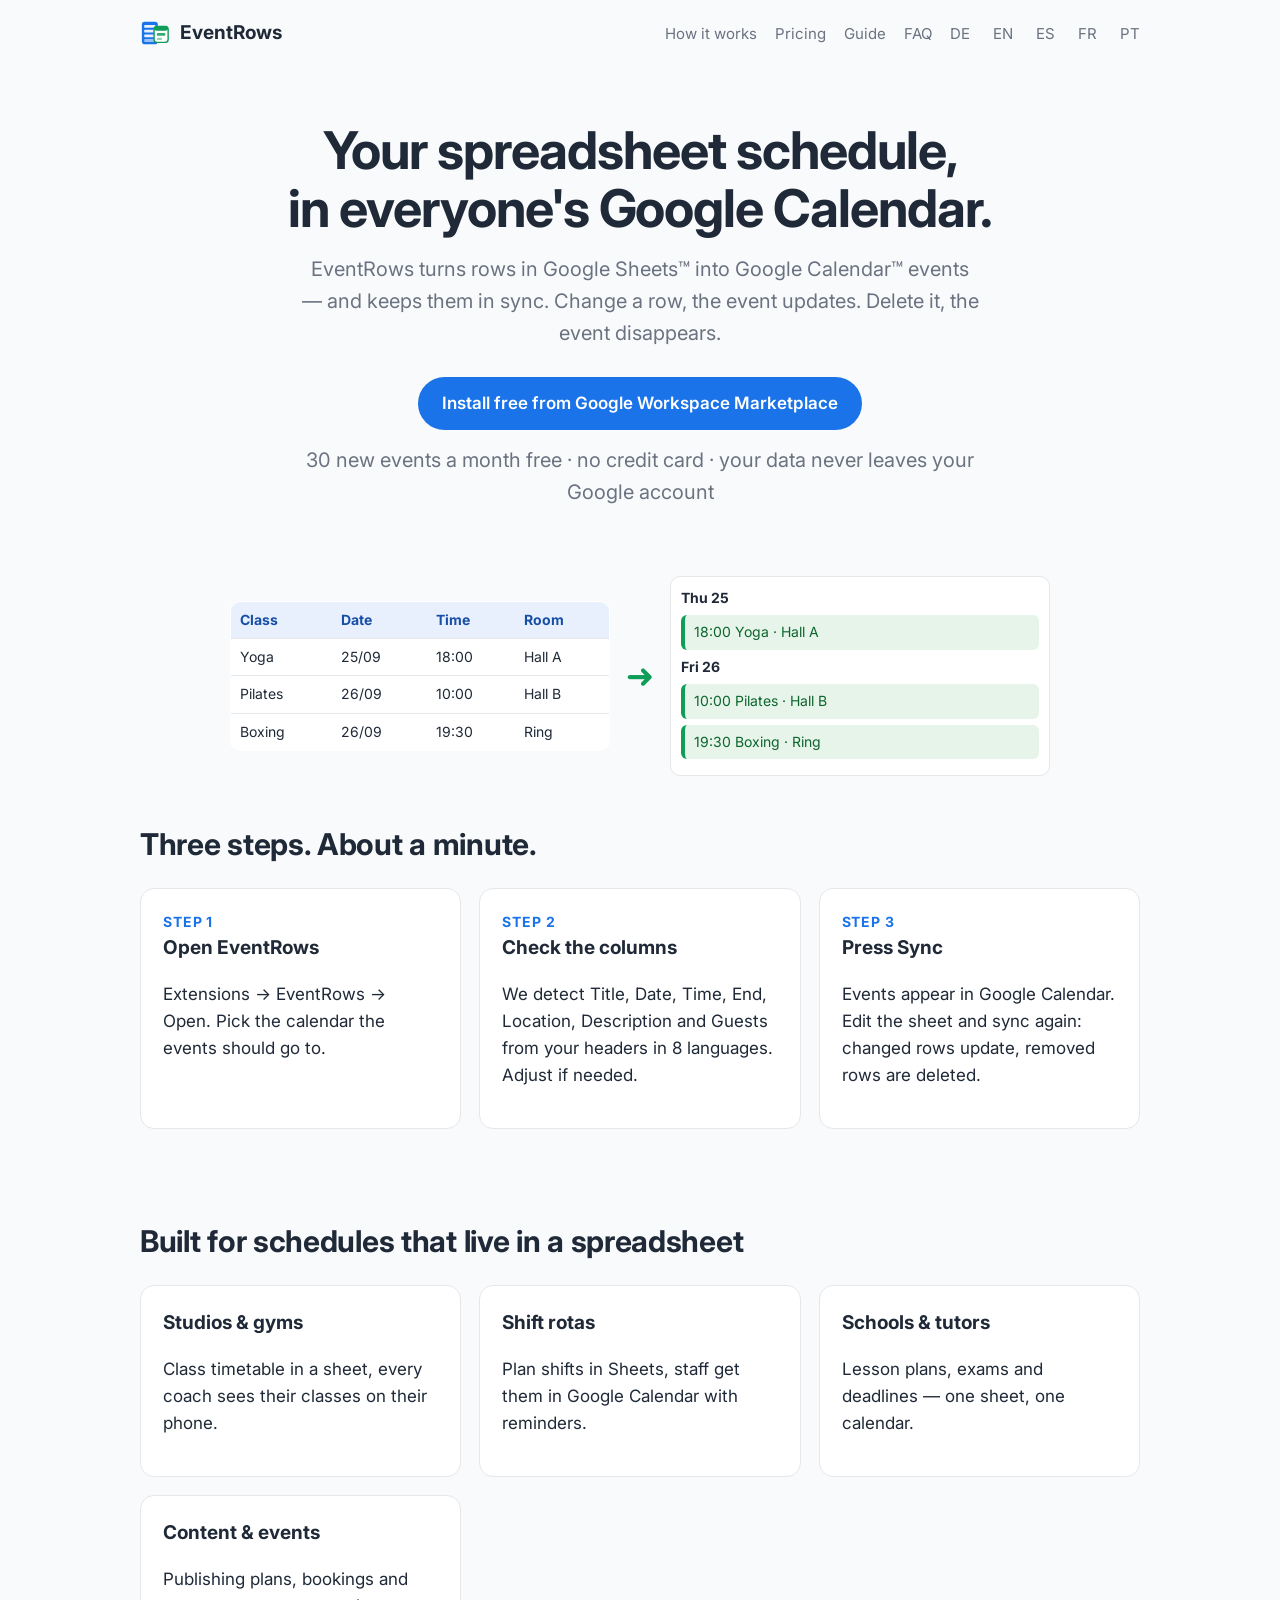
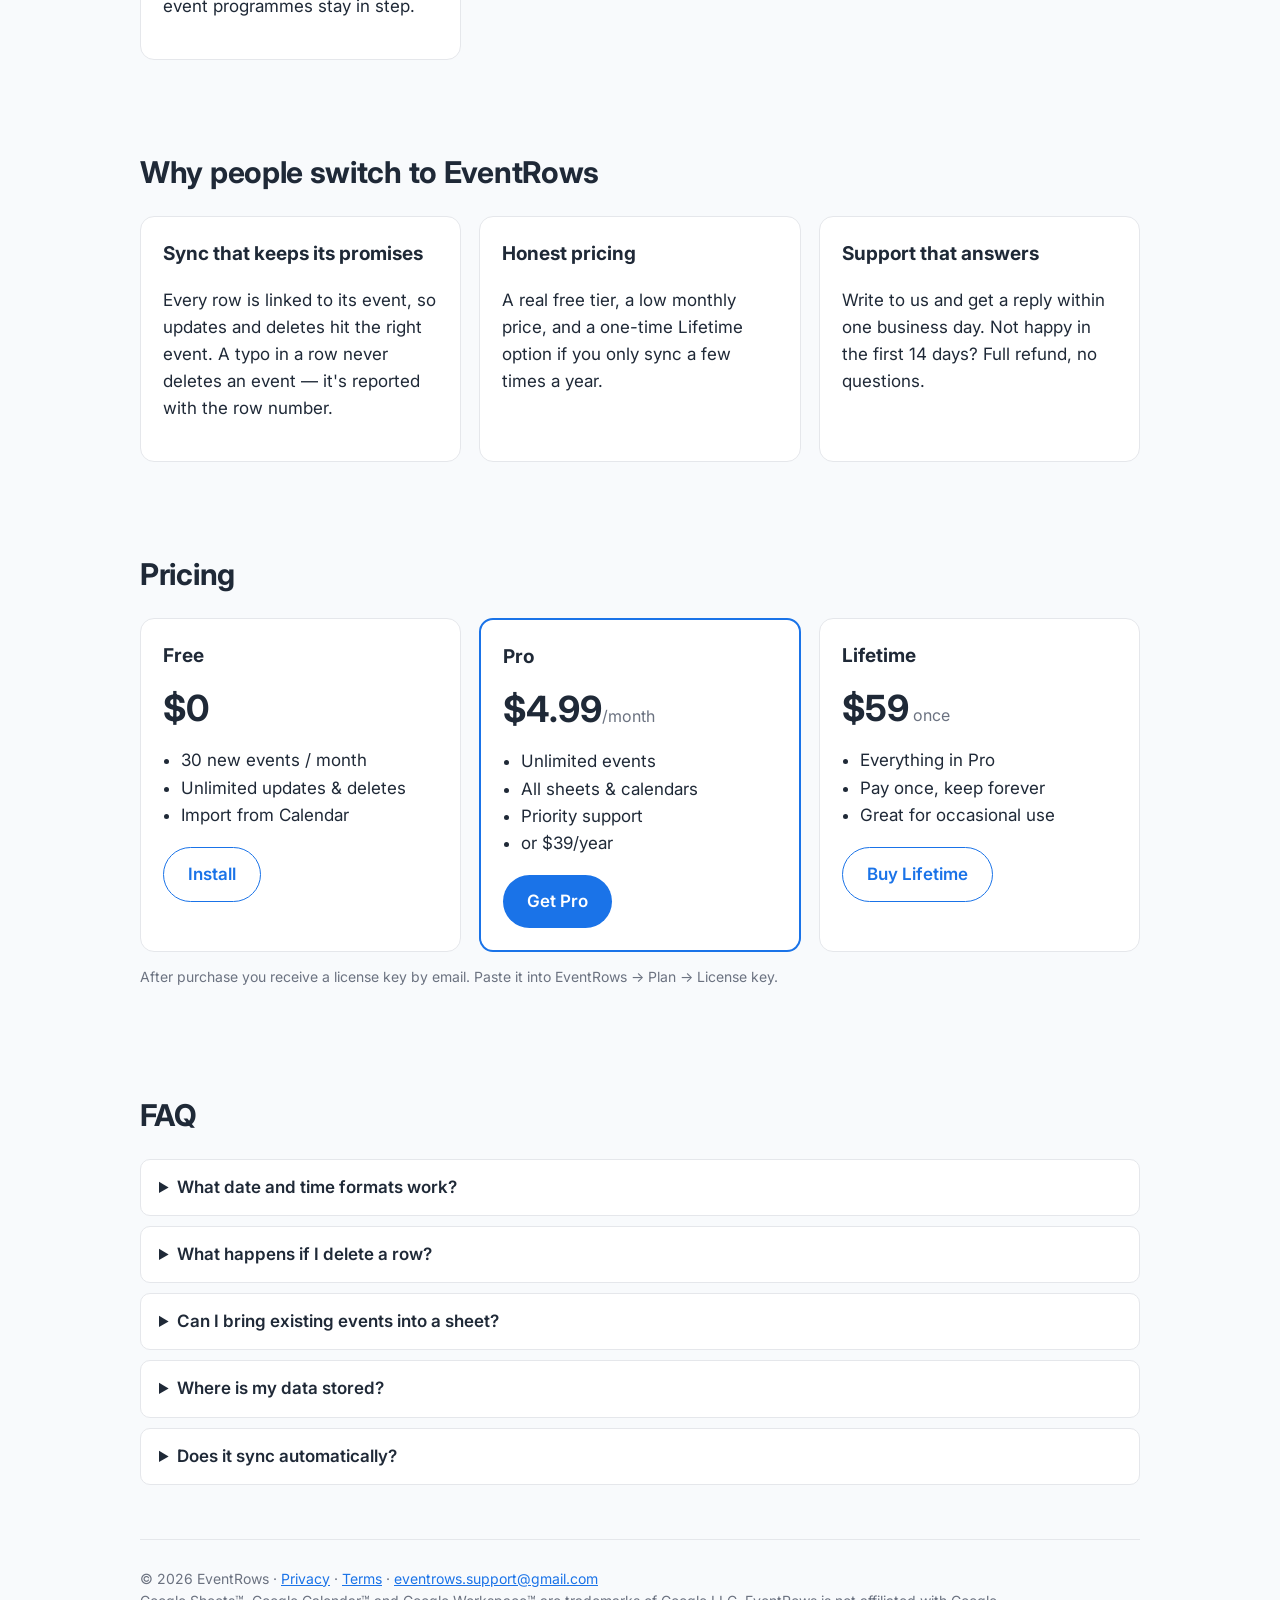
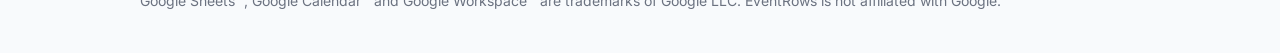
<file: index.html>
<!doctype html>
<html lang="en">
<head>
<meta charset="utf-8">
<meta name="viewport" content="width=device-width, initial-scale=1">
<title>EventRows — Google Sheets™ to Google Calendar™ sync</title>
<meta name="description" content="Turn Google Sheets rows into Google Calendar events. Edit a row and the event updates; delete it and the event goes away. Free to start, honest pricing, fast support.">
<link rel="alternate" hreflang="de" href="de/">
<link rel="alternate" hreflang="en" href="./">
<link rel="alternate" hreflang="es" href="es/">
<link rel="alternate" hreflang="fr" href="fr/">
<link rel="alternate" hreflang="pt" href="pt/">
<link rel="icon" href="logo.svg">
<link href="https://fonts.googleapis.com/css2?family=Inter:wght@400;500;600;700&display=swap" rel="stylesheet">
<link rel="stylesheet" href="style.css">
</head>
<body>
<div class="wrap">
  <header class="nav">
    <a class="logo" href="./"><img src="logo.svg" width="30" height="30" alt="">EventRows</a>
    <nav><a href="#how">How it works</a><a href="#pricing">Pricing</a><a href="guides/google-sheets-to-google-calendar.html">Guide</a><a href="#faq">FAQ</a><a href="de/">DE</a> <a href="./" aria-current=page>EN</a> <a href="es/">ES</a> <a href="fr/">FR</a> <a href="pt/">PT</a></nav>
  </header>

  <div class="hero">
    <h1>Your spreadsheet schedule,<br>in everyone's Google Calendar.</h1>
    <p>EventRows turns rows in Google Sheets™ into Google Calendar™ events — and keeps them in sync. Change a row, the event updates. Delete it, the event disappears.</p>
    <a class="btn" href="https://workspace.google.com/marketplace/search/EventRows">Install free from Google Workspace Marketplace</a>
    <p class="small" style="margin-top:14px">30 new events a month free · no credit card · your data never leaves your Google account</p>
  </div>

  <div class="demo" aria-label="Example: rows become calendar events">
    <table>
      <tr><th>Class</th><th>Date</th><th>Time</th><th>Room</th></tr>
      <tr><td>Yoga</td><td>25/09</td><td>18:00</td><td>Hall A</td></tr>
      <tr><td>Pilates</td><td>26/09</td><td>10:00</td><td>Hall B</td></tr>
      <tr><td>Boxing</td><td>26/09</td><td>19:30</td><td>Ring</td></tr>
    </table>
    <div class="arrow">➜</div>
    <div class="cal">
      <strong>Thu 25</strong><div class="ev">18:00 Yoga · Hall A</div>
      <strong>Fri 26</strong><div class="ev">10:00 Pilates · Hall B</div><div class="ev">19:30 Boxing · Ring</div>
    </div>
  </div>

  <section id="how">
    <h2>Three steps. About a minute.</h2>
    <div class="grid">
      <div class="card"><div class="step">STEP 1</div><h3>Open EventRows</h3><p>Extensions → EventRows → Open. Pick the calendar the events should go to.</p></div>
      <div class="card"><div class="step">STEP 2</div><h3>Check the columns</h3><p>We detect Title, Date, Time, End, Location, Description and Guests from your headers in 8 languages. Adjust if needed.</p></div>
      <div class="card"><div class="step">STEP 3</div><h3>Press Sync</h3><p>Events appear in Google Calendar. Edit the sheet and sync again: changed rows update, removed rows are deleted.</p></div>
    </div>
  </section>

  <section>
    <h2>Built for schedules that live in a spreadsheet</h2>
    <div class="grid">
      <div class="card"><h3>Studios &amp; gyms</h3><p>Class timetable in a sheet, every coach sees their classes on their phone.</p></div>
      <div class="card"><h3>Shift rotas</h3><p>Plan shifts in Sheets, staff get them in Google Calendar with reminders.</p></div>
      <div class="card"><h3>Schools &amp; tutors</h3><p>Lesson plans, exams and deadlines — one sheet, one calendar.</p></div>
      <div class="card"><h3>Content &amp; events</h3><p>Publishing plans, bookings and event programmes stay in step.</p></div>
    </div>
  </section>

  <section>
    <h2>Why people switch to EventRows</h2>
    <div class="grid">
      <div class="card"><h3>Sync that keeps its promises</h3><p>Every row is linked to its event, so updates and deletes hit the right event. A typo in a row never deletes an event — it's reported with the row number.</p></div>
      <div class="card"><h3>Honest pricing</h3><p>A real free tier, a low monthly price, and a one-time Lifetime option if you only sync a few times a year.</p></div>
      <div class="card"><h3>Support that answers</h3><p>Write to us and get a reply within one business day. Not happy in the first 14 days? Full refund, no questions.</p></div>
    </div>
  </section>

  <section id="pricing">
    <h2>Pricing</h2>
    <div class="grid">
      <div class="card"><h3>Free</h3><div class="price">$0</div><ul><li>30 new events / month</li><li>Unlimited updates &amp; deletes</li><li>Import from Calendar</li></ul><a class="btn ghost" href="https://workspace.google.com/marketplace/search/EventRows">Install</a></div>
      <div class="card featured"><h3>Pro</h3><div class="price">$4.99<span>/month</span></div><ul><li>Unlimited events</li><li>All sheets &amp; calendars</li><li>Priority support</li><li>or $39/year</li></ul><a class="btn" href="#" data-checkout="pro">Get Pro</a></div>
      <div class="card"><h3>Lifetime</h3><div class="price">$59<span> once</span></div><ul><li>Everything in Pro</li><li>Pay once, keep forever</li><li>Great for occasional use</li></ul><a class="btn ghost" href="#" data-checkout="lifetime">Buy Lifetime</a></div>
    </div>
    <p class="small">After purchase you receive a license key by email. Paste it into EventRows → Plan → License key.</p>
  </section>

  <section id="faq">
    <h2>FAQ</h2>
    <details><summary>What date and time formats work?</summary><p>Real date cells in any format, plus text like 2026-09-25, 25.09.2026, 9/25/2026, 18:30 or 6:30 PM. A time can be in its own column or in the date cell.</p></details>
    <details><summary>What happens if I delete a row?</summary><p>On the next sync the matching event is deleted (you can switch this off). Rows with errors are never deleted — you see the row number and the reason.</p></details>
    <details><summary>Can I bring existing events into a sheet?</summary><p>Yes: “Import events from a calendar” creates a new sheet. Edit it and sync back.</p></details>
    <details><summary>Where is my data stored?</summary><p>In your spreadsheet and your calendar only. EventRows runs inside your Google account and does not copy your data to our servers. See the <a href="privacy.html">Privacy</a>.</p></details>
    <details><summary>Does it sync automatically?</summary><p>Today you press Sync (or use the menu). Hourly auto-sync is next on the roadmap.</p></details>
  </section>

  <footer>
    © 2026 EventRows · <a href="privacy.html">Privacy</a> · <a href="terms.html">Terms</a> · <a href="mailto:eventrows.support@gmail.com">eventrows.support@gmail.com</a><br>
    Google Sheets™, Google Calendar™ and Google Workspace™ are trademarks of Google LLC. EventRows is not affiliated with Google.
  </footer>
</div>
</body>
</html>
</file>
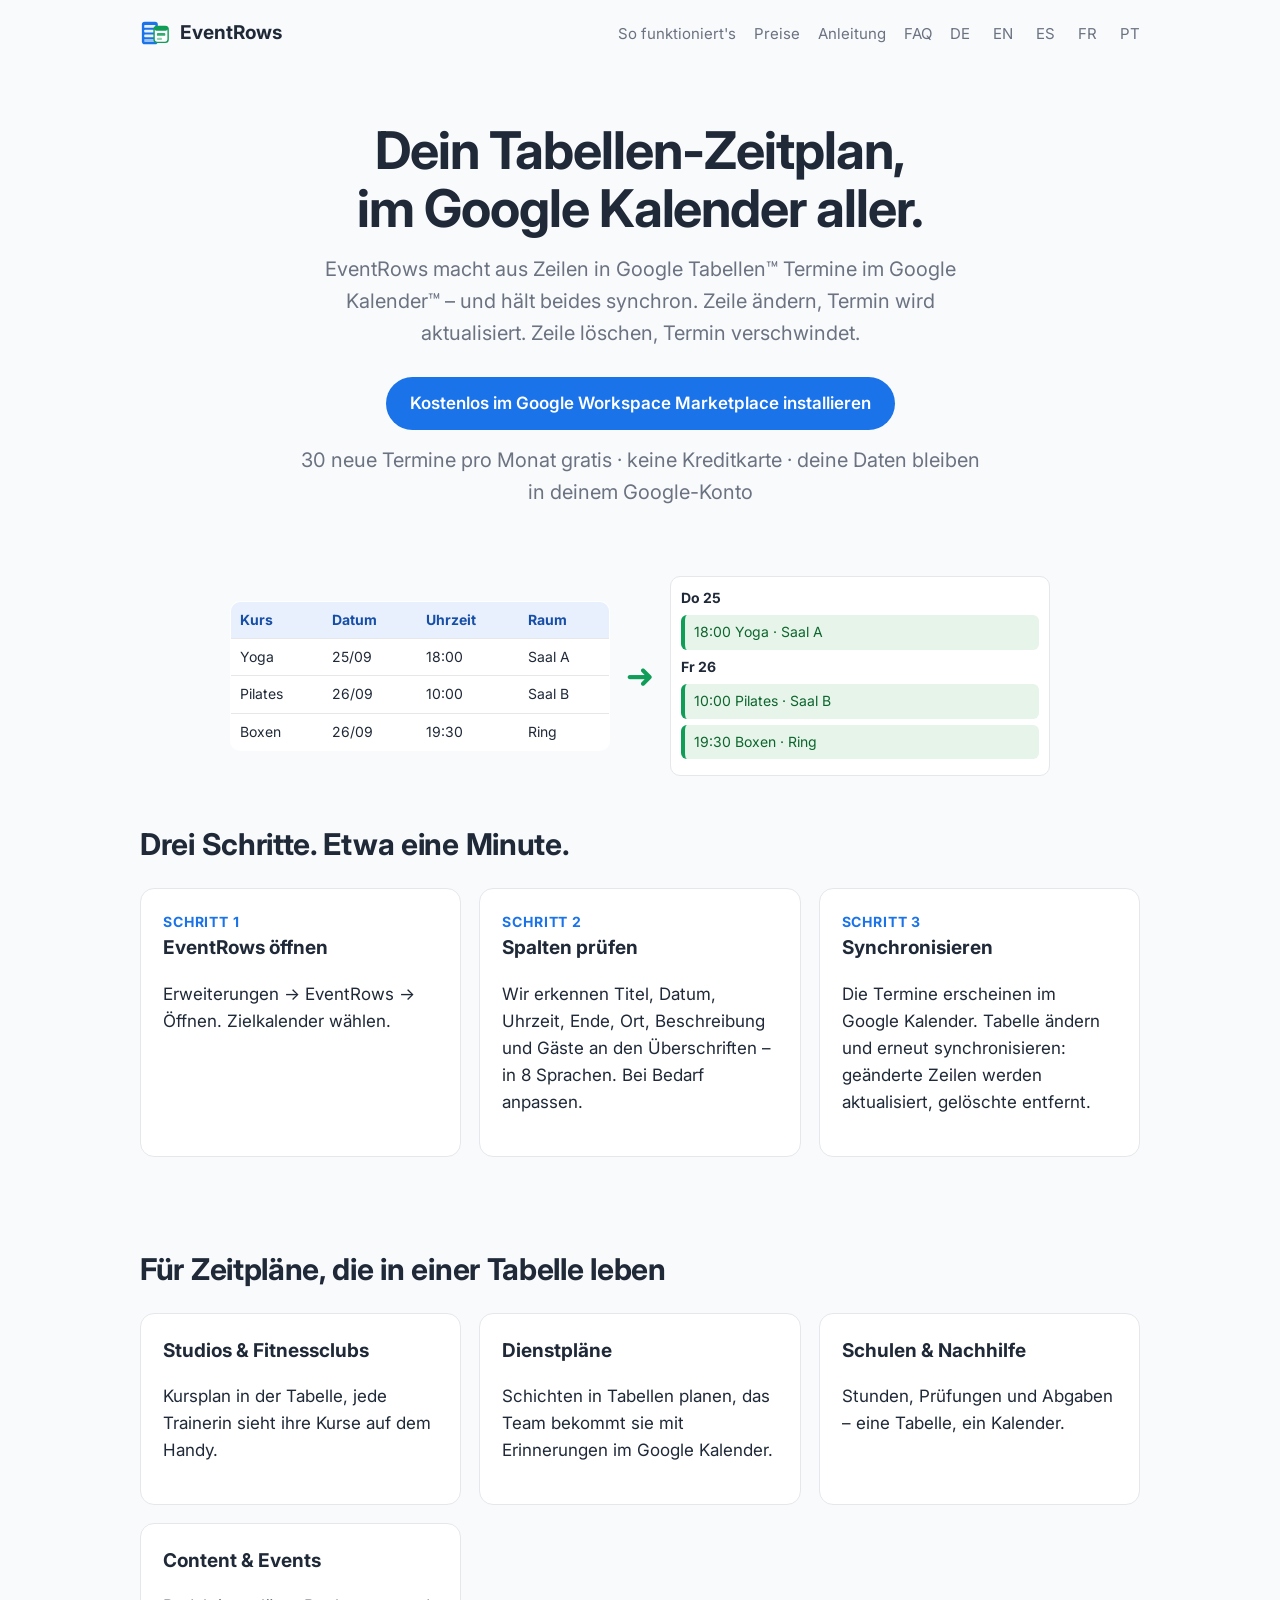
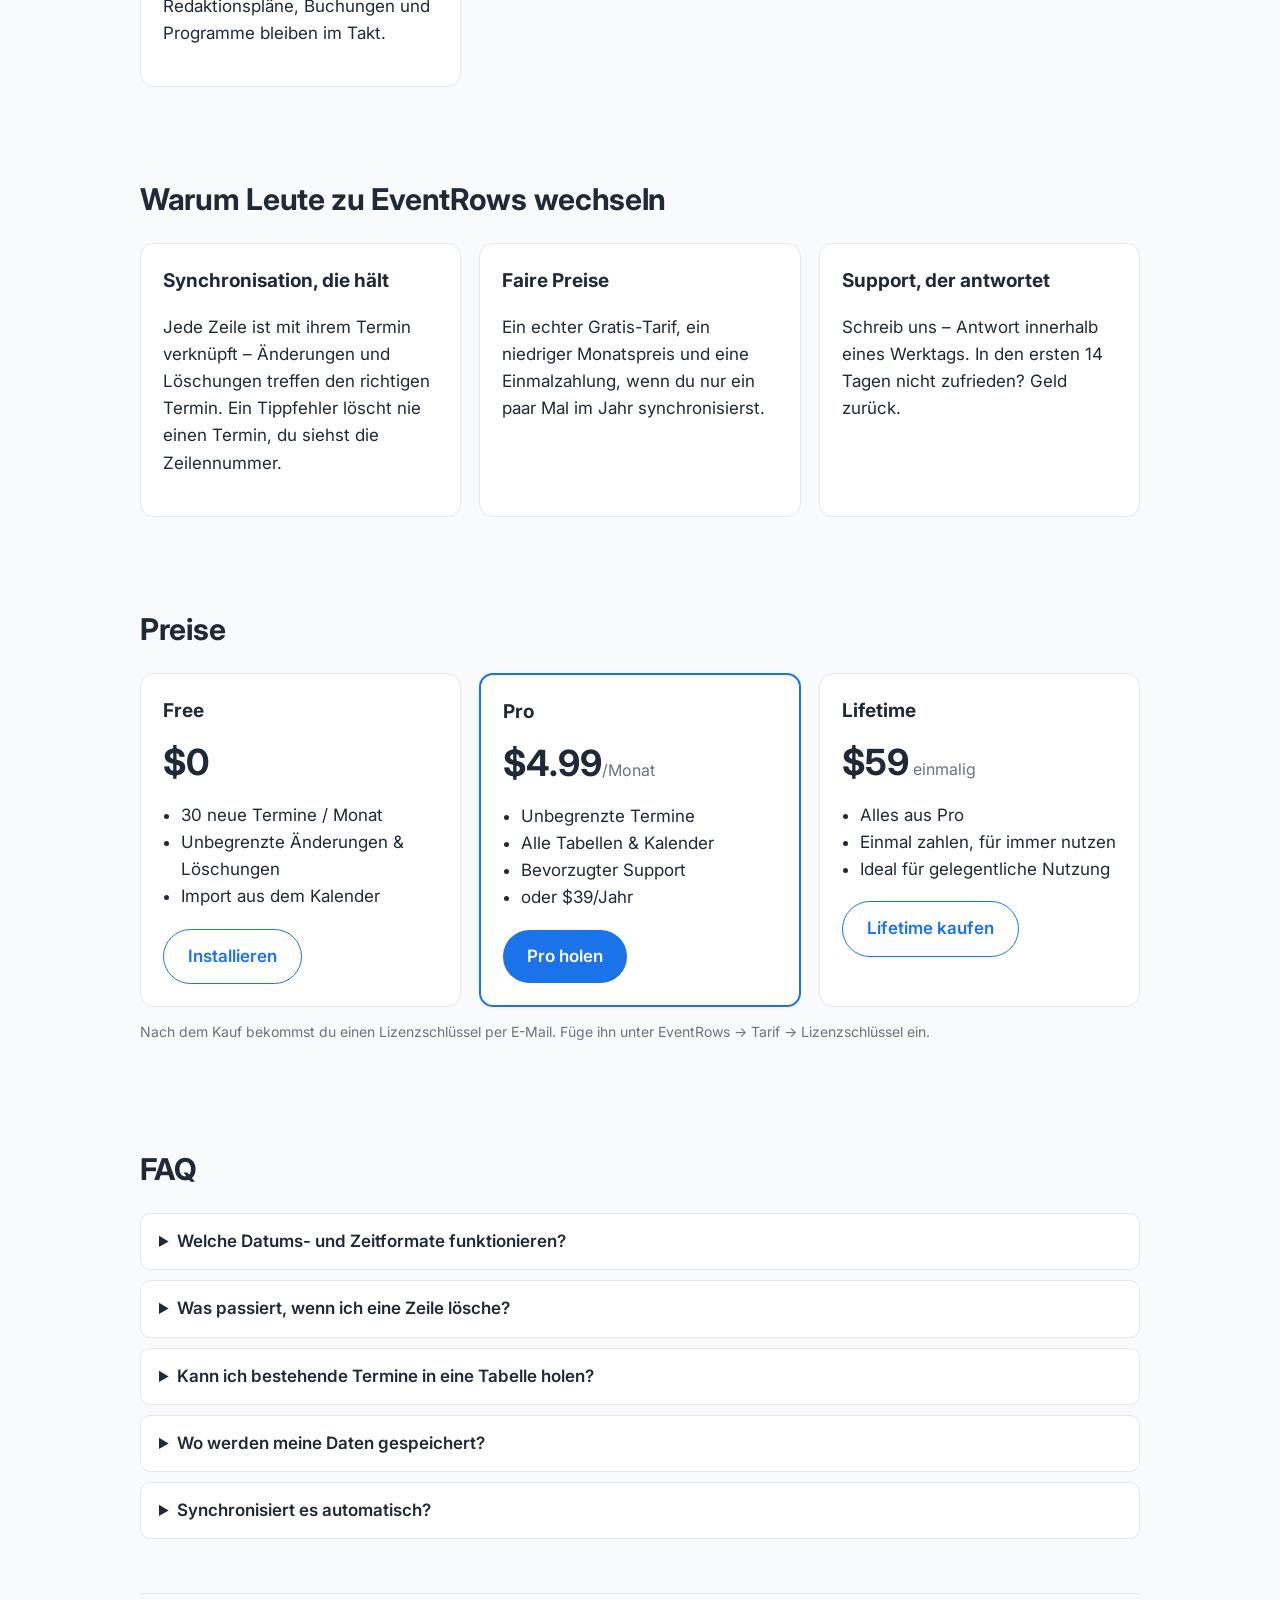
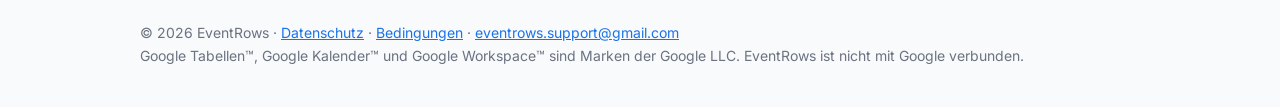
<file: de/index.html>
<!doctype html>
<html lang="de">
<head>
<meta charset="utf-8">
<meta name="viewport" content="width=device-width, initial-scale=1">
<title>EventRows — Google Tabellen™ mit Google Kalender™ synchronisieren</title>
<meta name="description" content="Zeilen aus Google Tabellen werden zu Terminen im Google Kalender. Zeile ändern – Termin aktualisiert; löschen – Termin weg. Kostenlos starten.">
<link rel="alternate" hreflang="de" href="../de/">
<link rel="alternate" hreflang="en" href="../">
<link rel="alternate" hreflang="es" href="../es/">
<link rel="alternate" hreflang="fr" href="../fr/">
<link rel="alternate" hreflang="pt" href="../pt/">
<link rel="icon" href="../logo.svg">
<link href="https://fonts.googleapis.com/css2?family=Inter:wght@400;500;600;700&display=swap" rel="stylesheet">
<link rel="stylesheet" href="../style.css">
</head>
<body>
<div class="wrap">
  <header class="nav">
    <a class="logo" href="./"><img src="../logo.svg" width="30" height="30" alt="">EventRows</a>
    <nav><a href="#how">So funktioniert's</a><a href="#pricing">Preise</a><a href="../guides/google-sheets-to-google-calendar.html">Anleitung</a><a href="#faq">FAQ</a><a href="../de/" aria-current=page>DE</a> <a href="../">EN</a> <a href="../es/">ES</a> <a href="../fr/">FR</a> <a href="../pt/">PT</a></nav>
  </header>

  <div class="hero">
    <h1>Dein Tabellen-Zeitplan,<br>im Google Kalender aller.</h1>
    <p>EventRows macht aus Zeilen in Google Tabellen™ Termine im Google Kalender™ – und hält beides synchron. Zeile ändern, Termin wird aktualisiert. Zeile löschen, Termin verschwindet.</p>
    <a class="btn" href="https://workspace.google.com/marketplace/search/EventRows">Kostenlos im Google Workspace Marketplace installieren</a>
    <p class="small" style="margin-top:14px">30 neue Termine pro Monat gratis · keine Kreditkarte · deine Daten bleiben in deinem Google-Konto</p>
  </div>

  <div class="demo" aria-label="Beispiel: Zeilen werden zu Terminen">
    <table>
      <tr><th>Kurs</th><th>Datum</th><th>Uhrzeit</th><th>Raum</th></tr>
      <tr><td>Yoga</td><td>25/09</td><td>18:00</td><td>Saal A</td></tr>
      <tr><td>Pilates</td><td>26/09</td><td>10:00</td><td>Saal B</td></tr>
      <tr><td>Boxen</td><td>26/09</td><td>19:30</td><td>Ring</td></tr>
    </table>
    <div class="arrow">➜</div>
    <div class="cal">
      <strong>Do 25</strong><div class="ev">18:00 Yoga · Saal A</div>
      <strong>Fr 26</strong><div class="ev">10:00 Pilates · Saal B</div><div class="ev">19:30 Boxen · Ring</div>
    </div>
  </div>

  <section id="how">
    <h2>Drei Schritte. Etwa eine Minute.</h2>
    <div class="grid">
      <div class="card"><div class="step">SCHRITT 1</div><h3>EventRows öffnen</h3><p>Erweiterungen → EventRows → Öffnen. Zielkalender wählen.</p></div>
      <div class="card"><div class="step">SCHRITT 2</div><h3>Spalten prüfen</h3><p>Wir erkennen Titel, Datum, Uhrzeit, Ende, Ort, Beschreibung und Gäste an den Überschriften – in 8 Sprachen. Bei Bedarf anpassen.</p></div>
      <div class="card"><div class="step">SCHRITT 3</div><h3>Synchronisieren</h3><p>Die Termine erscheinen im Google Kalender. Tabelle ändern und erneut synchronisieren: geänderte Zeilen werden aktualisiert, gelöschte entfernt.</p></div>
    </div>
  </section>

  <section>
    <h2>Für Zeitpläne, die in einer Tabelle leben</h2>
    <div class="grid">
      <div class="card"><h3>Studios &amp; Fitnessclubs</h3><p>Kursplan in der Tabelle, jede Trainerin sieht ihre Kurse auf dem Handy.</p></div>
      <div class="card"><h3>Dienstpläne</h3><p>Schichten in Tabellen planen, das Team bekommt sie mit Erinnerungen im Google Kalender.</p></div>
      <div class="card"><h3>Schulen &amp; Nachhilfe</h3><p>Stunden, Prüfungen und Abgaben – eine Tabelle, ein Kalender.</p></div>
      <div class="card"><h3>Content &amp; Events</h3><p>Redaktionspläne, Buchungen und Programme bleiben im Takt.</p></div>
    </div>
  </section>

  <section>
    <h2>Warum Leute zu EventRows wechseln</h2>
    <div class="grid">
      <div class="card"><h3>Synchronisation, die hält</h3><p>Jede Zeile ist mit ihrem Termin verknüpft – Änderungen und Löschungen treffen den richtigen Termin. Ein Tippfehler löscht nie einen Termin, du siehst die Zeilennummer.</p></div>
      <div class="card"><h3>Faire Preise</h3><p>Ein echter Gratis-Tarif, ein niedriger Monatspreis und eine Einmalzahlung, wenn du nur ein paar Mal im Jahr synchronisierst.</p></div>
      <div class="card"><h3>Support, der antwortet</h3><p>Schreib uns – Antwort innerhalb eines Werktags. In den ersten 14 Tagen nicht zufrieden? Geld zurück.</p></div>
    </div>
  </section>

  <section id="pricing">
    <h2>Preise</h2>
    <div class="grid">
      <div class="card"><h3>Free</h3><div class="price">$0</div><ul><li>30 neue Termine / Monat</li><li>Unbegrenzte Änderungen &amp; Löschungen</li><li>Import aus dem Kalender</li></ul><a class="btn ghost" href="https://workspace.google.com/marketplace/search/EventRows">Installieren</a></div>
      <div class="card featured"><h3>Pro</h3><div class="price">$4.99<span>/Monat</span></div><ul><li>Unbegrenzte Termine</li><li>Alle Tabellen &amp; Kalender</li><li>Bevorzugter Support</li><li>oder $39/Jahr</li></ul><a class="btn" href="#" data-checkout="pro">Pro holen</a></div>
      <div class="card"><h3>Lifetime</h3><div class="price">$59<span> einmalig</span></div><ul><li>Alles aus Pro</li><li>Einmal zahlen, für immer nutzen</li><li>Ideal für gelegentliche Nutzung</li></ul><a class="btn ghost" href="#" data-checkout="lifetime">Lifetime kaufen</a></div>
    </div>
    <p class="small">Nach dem Kauf bekommst du einen Lizenzschlüssel per E-Mail. Füge ihn unter EventRows → Tarif → Lizenzschlüssel ein.</p>
  </section>

  <section id="faq">
    <h2>FAQ</h2>
    <details><summary>Welche Datums- und Zeitformate funktionieren?</summary><p>Echte Datumszellen in jedem Format sowie Text wie 2026-09-25, 25.09.2026, 18:30 oder 6:30 PM. Die Uhrzeit kann in einer eigenen Spalte oder in der Datumszelle stehen.</p></details>
    <details><summary>Was passiert, wenn ich eine Zeile lösche?</summary><p>Bei der nächsten Synchronisation wird der passende Termin gelöscht (abschaltbar). Zeilen mit Fehlern werden nie gelöscht – du siehst Zeilennummer und Grund.</p></details>
    <details><summary>Kann ich bestehende Termine in eine Tabelle holen?</summary><p>Ja: „Termine aus einem Kalender importieren“ legt ein neues Blatt an. Bearbeiten und zurück synchronisieren.</p></details>
    <details><summary>Wo werden meine Daten gespeichert?</summary><p>Nur in deiner Tabelle und deinem Kalender. EventRows läuft in deinem Google-Konto und kopiert keine Daten auf unsere Server. Siehe <a href="../privacy.html">Datenschutz</a>.</p></details>
    <details><summary>Synchronisiert es automatisch?</summary><p>Aktuell klickst du auf Synchronisieren (oder nutzt das Menü). Stündliche Auto-Synchronisation ist der nächste Schritt.</p></details>
  </section>

  <footer>
    © 2026 EventRows · <a href="../privacy.html">Datenschutz</a> · <a href="../terms.html">Bedingungen</a> · <a href="mailto:eventrows.support@gmail.com">eventrows.support@gmail.com</a><br>
    Google Tabellen™, Google Kalender™ und Google Workspace™ sind Marken der Google LLC. EventRows ist nicht mit Google verbunden.
  </footer>
</div>
</body>
</html>
</file>
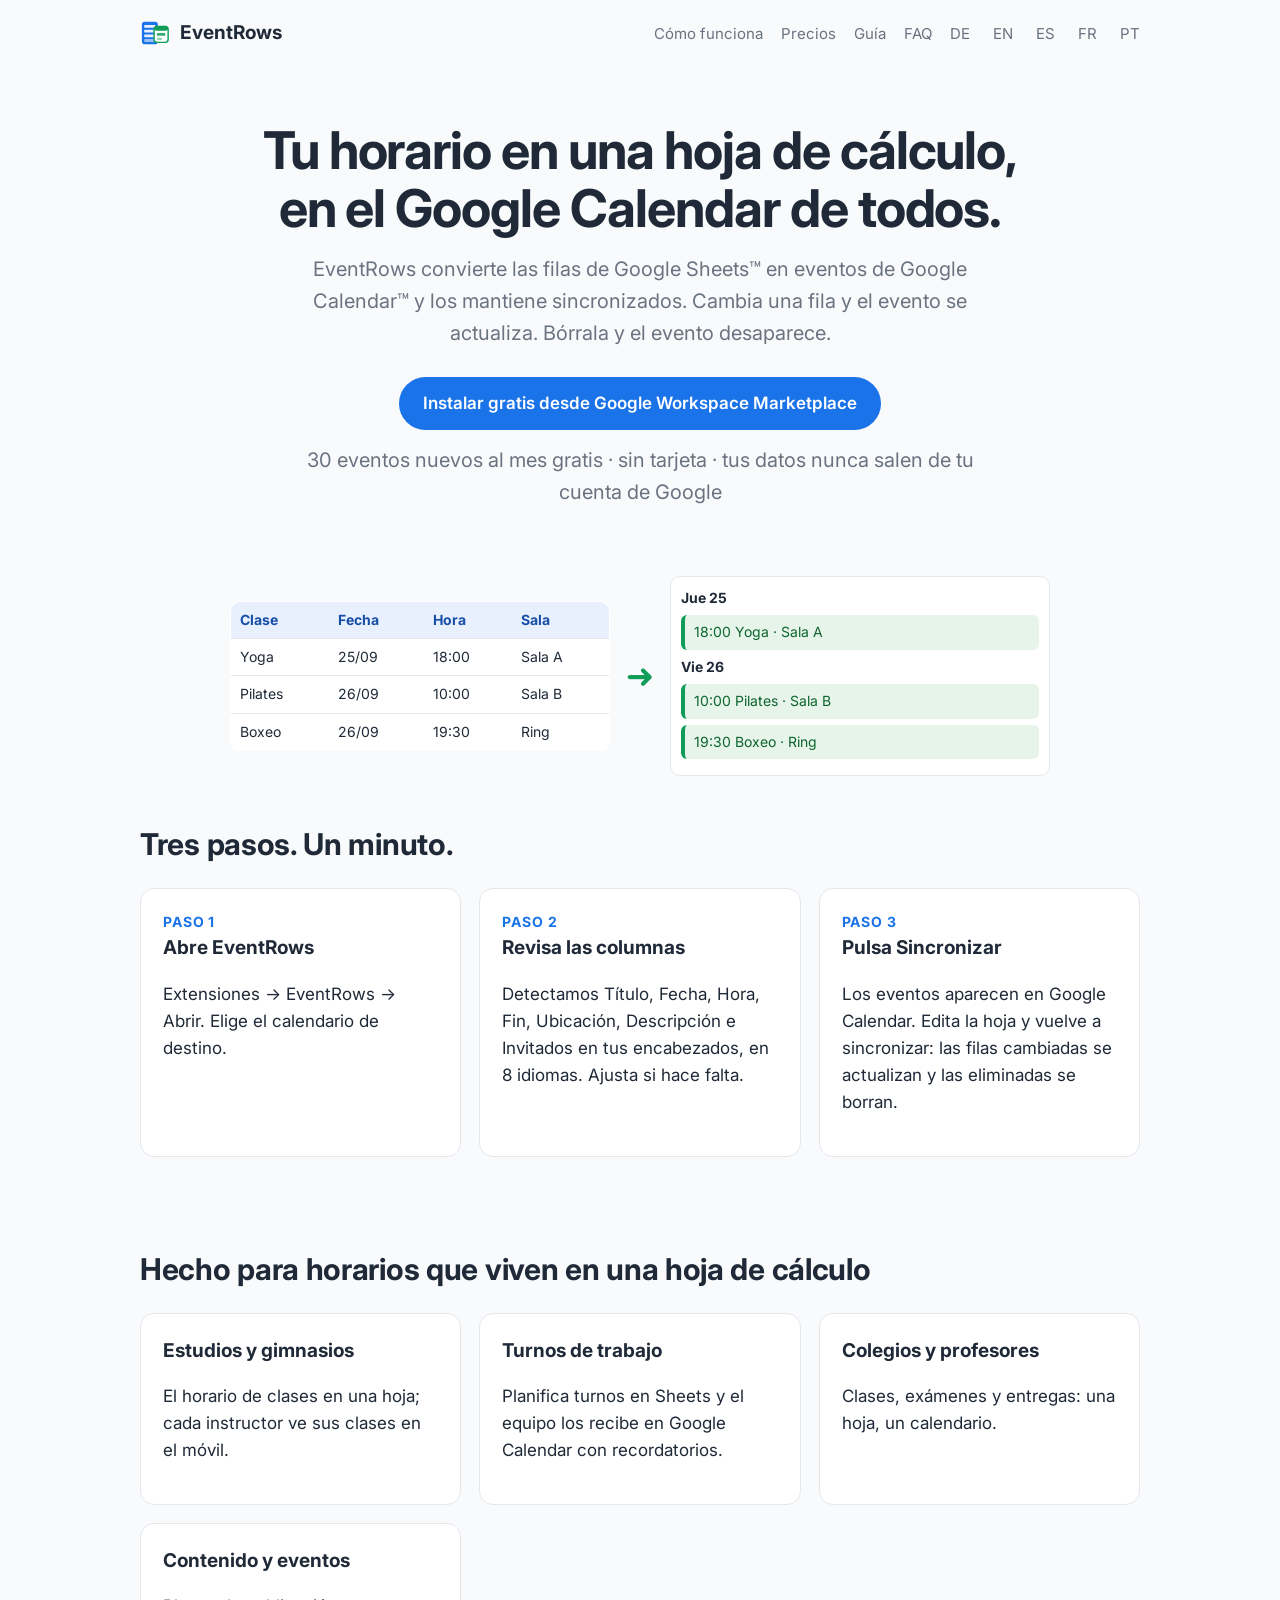
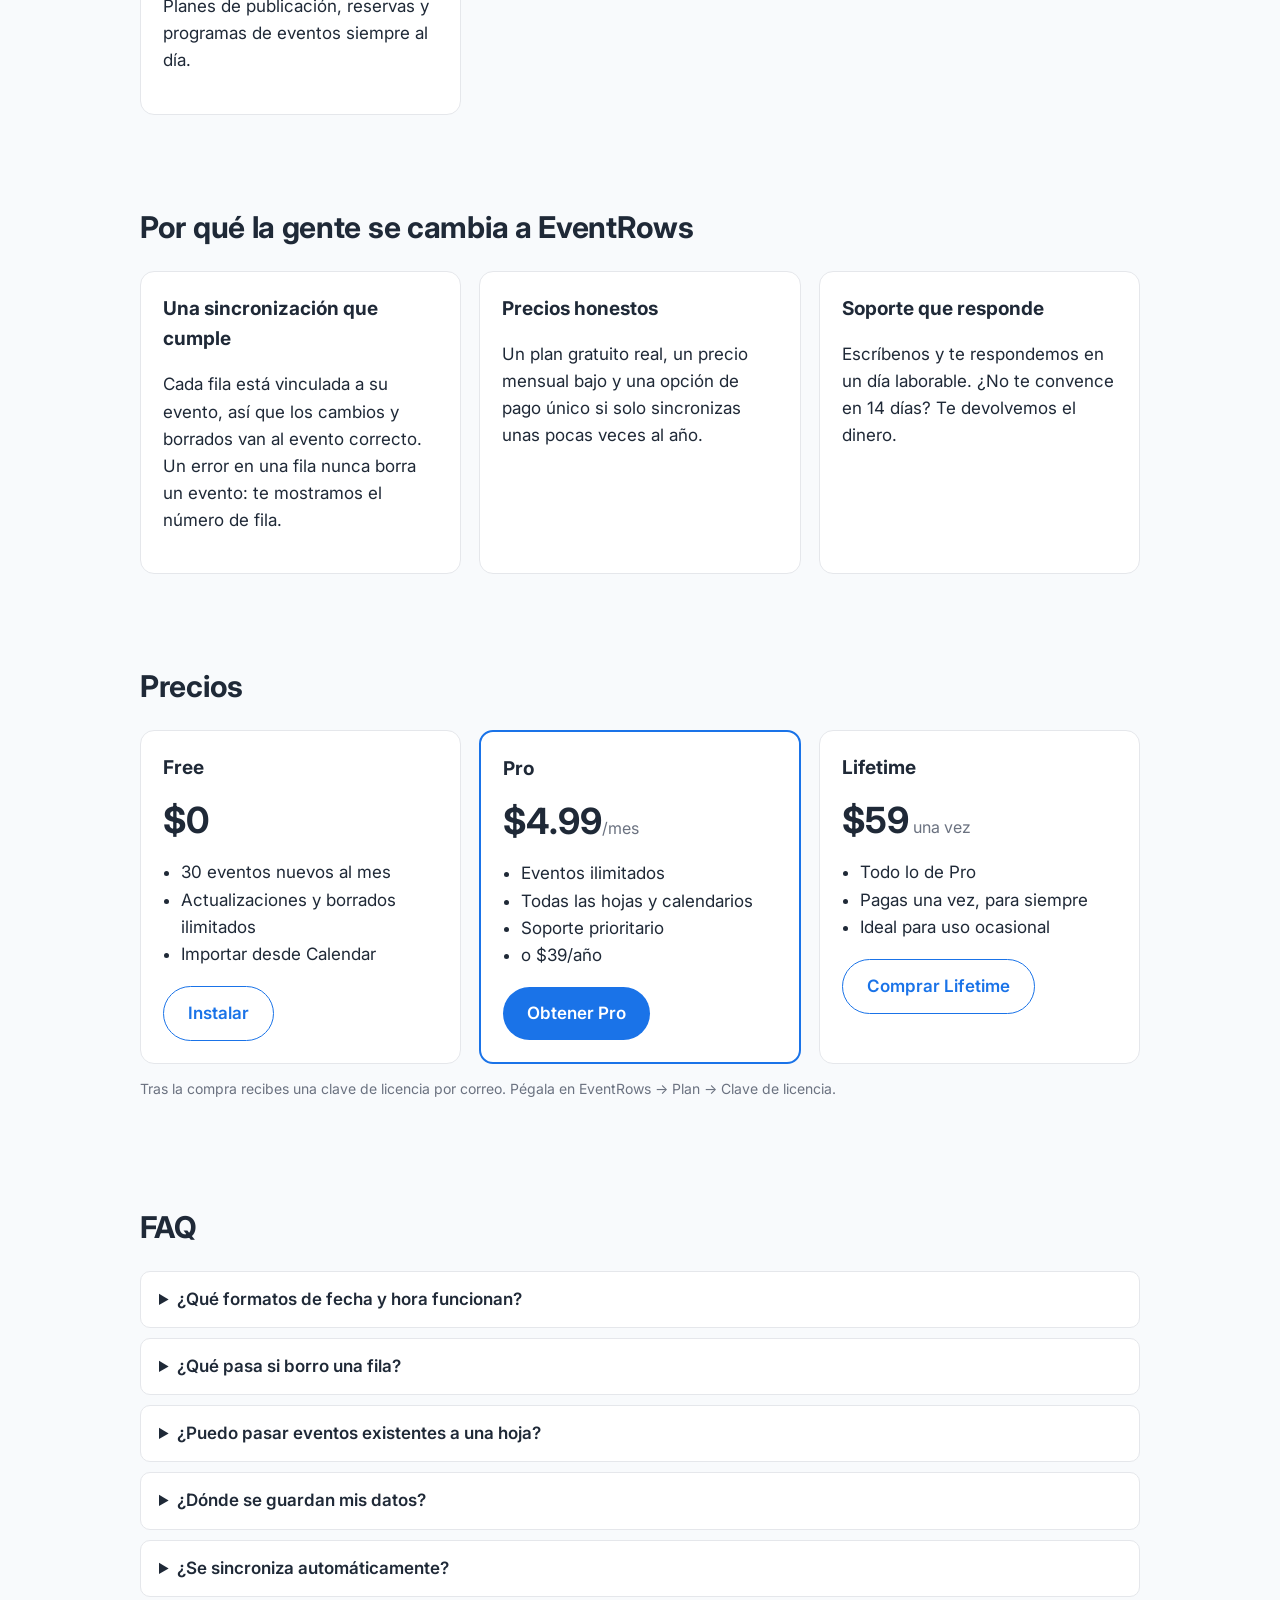
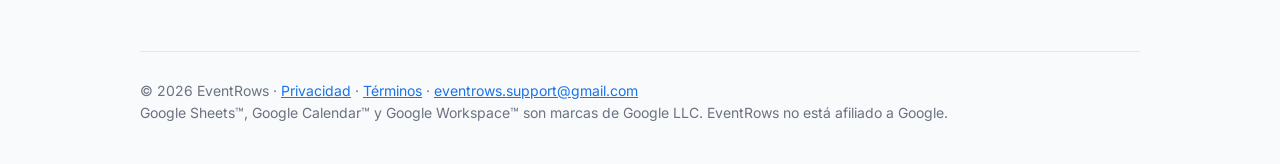
<file: es/index.html>
<!doctype html>
<html lang="es">
<head>
<meta charset="utf-8">
<meta name="viewport" content="width=device-width, initial-scale=1">
<title>EventRows — Sincroniza Google Sheets™ con Google Calendar™</title>
<meta name="description" content="Convierte filas de Google Sheets en eventos de Google Calendar. Edita una fila y el evento se actualiza; bórrala y el evento desaparece. Gratis para empezar.">
<link rel="alternate" hreflang="de" href="../de/">
<link rel="alternate" hreflang="en" href="../">
<link rel="alternate" hreflang="es" href="../es/">
<link rel="alternate" hreflang="fr" href="../fr/">
<link rel="alternate" hreflang="pt" href="../pt/">
<link rel="icon" href="../logo.svg">
<link href="https://fonts.googleapis.com/css2?family=Inter:wght@400;500;600;700&display=swap" rel="stylesheet">
<link rel="stylesheet" href="../style.css">
</head>
<body>
<div class="wrap">
  <header class="nav">
    <a class="logo" href="./"><img src="../logo.svg" width="30" height="30" alt="">EventRows</a>
    <nav><a href="#how">Cómo funciona</a><a href="#pricing">Precios</a><a href="../guides/google-sheets-to-google-calendar.html">Guía</a><a href="#faq">FAQ</a><a href="../de/">DE</a> <a href="../">EN</a> <a href="../es/" aria-current=page>ES</a> <a href="../fr/">FR</a> <a href="../pt/">PT</a></nav>
  </header>

  <div class="hero">
    <h1>Tu horario en una hoja de cálculo,<br>en el Google Calendar de todos.</h1>
    <p>EventRows convierte las filas de Google Sheets™ en eventos de Google Calendar™ y los mantiene sincronizados. Cambia una fila y el evento se actualiza. Bórrala y el evento desaparece.</p>
    <a class="btn" href="https://workspace.google.com/marketplace/search/EventRows">Instalar gratis desde Google Workspace Marketplace</a>
    <p class="small" style="margin-top:14px">30 eventos nuevos al mes gratis · sin tarjeta · tus datos nunca salen de tu cuenta de Google</p>
  </div>

  <div class="demo" aria-label="Ejemplo: las filas se convierten en eventos">
    <table>
      <tr><th>Clase</th><th>Fecha</th><th>Hora</th><th>Sala</th></tr>
      <tr><td>Yoga</td><td>25/09</td><td>18:00</td><td>Sala A</td></tr>
      <tr><td>Pilates</td><td>26/09</td><td>10:00</td><td>Sala B</td></tr>
      <tr><td>Boxeo</td><td>26/09</td><td>19:30</td><td>Ring</td></tr>
    </table>
    <div class="arrow">➜</div>
    <div class="cal">
      <strong>Jue 25</strong><div class="ev">18:00 Yoga · Sala A</div>
      <strong>Vie 26</strong><div class="ev">10:00 Pilates · Sala B</div><div class="ev">19:30 Boxeo · Ring</div>
    </div>
  </div>

  <section id="how">
    <h2>Tres pasos. Un minuto.</h2>
    <div class="grid">
      <div class="card"><div class="step">PASO 1</div><h3>Abre EventRows</h3><p>Extensiones → EventRows → Abrir. Elige el calendario de destino.</p></div>
      <div class="card"><div class="step">PASO 2</div><h3>Revisa las columnas</h3><p>Detectamos Título, Fecha, Hora, Fin, Ubicación, Descripción e Invitados en tus encabezados, en 8 idiomas. Ajusta si hace falta.</p></div>
      <div class="card"><div class="step">PASO 3</div><h3>Pulsa Sincronizar</h3><p>Los eventos aparecen en Google Calendar. Edita la hoja y vuelve a sincronizar: las filas cambiadas se actualizan y las eliminadas se borran.</p></div>
    </div>
  </section>

  <section>
    <h2>Hecho para horarios que viven en una hoja de cálculo</h2>
    <div class="grid">
      <div class="card"><h3>Estudios y gimnasios</h3><p>El horario de clases en una hoja; cada instructor ve sus clases en el móvil.</p></div>
      <div class="card"><h3>Turnos de trabajo</h3><p>Planifica turnos en Sheets y el equipo los recibe en Google Calendar con recordatorios.</p></div>
      <div class="card"><h3>Colegios y profesores</h3><p>Clases, exámenes y entregas: una hoja, un calendario.</p></div>
      <div class="card"><h3>Contenido y eventos</h3><p>Planes de publicación, reservas y programas de eventos siempre al día.</p></div>
    </div>
  </section>

  <section>
    <h2>Por qué la gente se cambia a EventRows</h2>
    <div class="grid">
      <div class="card"><h3>Una sincronización que cumple</h3><p>Cada fila está vinculada a su evento, así que los cambios y borrados van al evento correcto. Un error en una fila nunca borra un evento: te mostramos el número de fila.</p></div>
      <div class="card"><h3>Precios honestos</h3><p>Un plan gratuito real, un precio mensual bajo y una opción de pago único si solo sincronizas unas pocas veces al año.</p></div>
      <div class="card"><h3>Soporte que responde</h3><p>Escríbenos y te respondemos en un día laborable. ¿No te convence en 14 días? Te devolvemos el dinero.</p></div>
    </div>
  </section>

  <section id="pricing">
    <h2>Precios</h2>
    <div class="grid">
      <div class="card"><h3>Free</h3><div class="price">$0</div><ul><li>30 eventos nuevos al mes</li><li>Actualizaciones y borrados ilimitados</li><li>Importar desde Calendar</li></ul><a class="btn ghost" href="https://workspace.google.com/marketplace/search/EventRows">Instalar</a></div>
      <div class="card featured"><h3>Pro</h3><div class="price">$4.99<span>/mes</span></div><ul><li>Eventos ilimitados</li><li>Todas las hojas y calendarios</li><li>Soporte prioritario</li><li>o $39/año</li></ul><a class="btn" href="#" data-checkout="pro">Obtener Pro</a></div>
      <div class="card"><h3>Lifetime</h3><div class="price">$59<span> una vez</span></div><ul><li>Todo lo de Pro</li><li>Pagas una vez, para siempre</li><li>Ideal para uso ocasional</li></ul><a class="btn ghost" href="#" data-checkout="lifetime">Comprar Lifetime</a></div>
    </div>
    <p class="small">Tras la compra recibes una clave de licencia por correo. Pégala en EventRows → Plan → Clave de licencia.</p>
  </section>

  <section id="faq">
    <h2>FAQ</h2>
    <details><summary>¿Qué formatos de fecha y hora funcionan?</summary><p>Celdas de fecha reales en cualquier formato, y texto como 2026-09-25, 25/09/2026, 18:30 o 6:30 PM. La hora puede estar en su propia columna o en la celda de fecha.</p></details>
    <details><summary>¿Qué pasa si borro una fila?</summary><p>En la siguiente sincronización se elimina el evento correspondiente (puedes desactivarlo). Las filas con errores nunca se borran: ves el número de fila y el motivo.</p></details>
    <details><summary>¿Puedo pasar eventos existentes a una hoja?</summary><p>Sí: «Importar eventos de un calendario» crea una hoja nueva. Edítala y sincroniza de vuelta.</p></details>
    <details><summary>¿Dónde se guardan mis datos?</summary><p>Solo en tu hoja y tu calendario. EventRows funciona dentro de tu cuenta de Google y no copia tus datos a nuestros servidores. Consulta la <a href="../privacy.html">Privacidad</a>.</p></details>
    <details><summary>¿Se sincroniza automáticamente?</summary><p>Hoy pulsas Sincronizar (o usas el menú). La sincronización automática cada hora es lo siguiente en la hoja de ruta.</p></details>
  </section>

  <footer>
    © 2026 EventRows · <a href="../privacy.html">Privacidad</a> · <a href="../terms.html">Términos</a> · <a href="mailto:eventrows.support@gmail.com">eventrows.support@gmail.com</a><br>
    Google Sheets™, Google Calendar™ y Google Workspace™ son marcas de Google LLC. EventRows no está afiliado a Google.
  </footer>
</div>
</body>
</html>
</file>
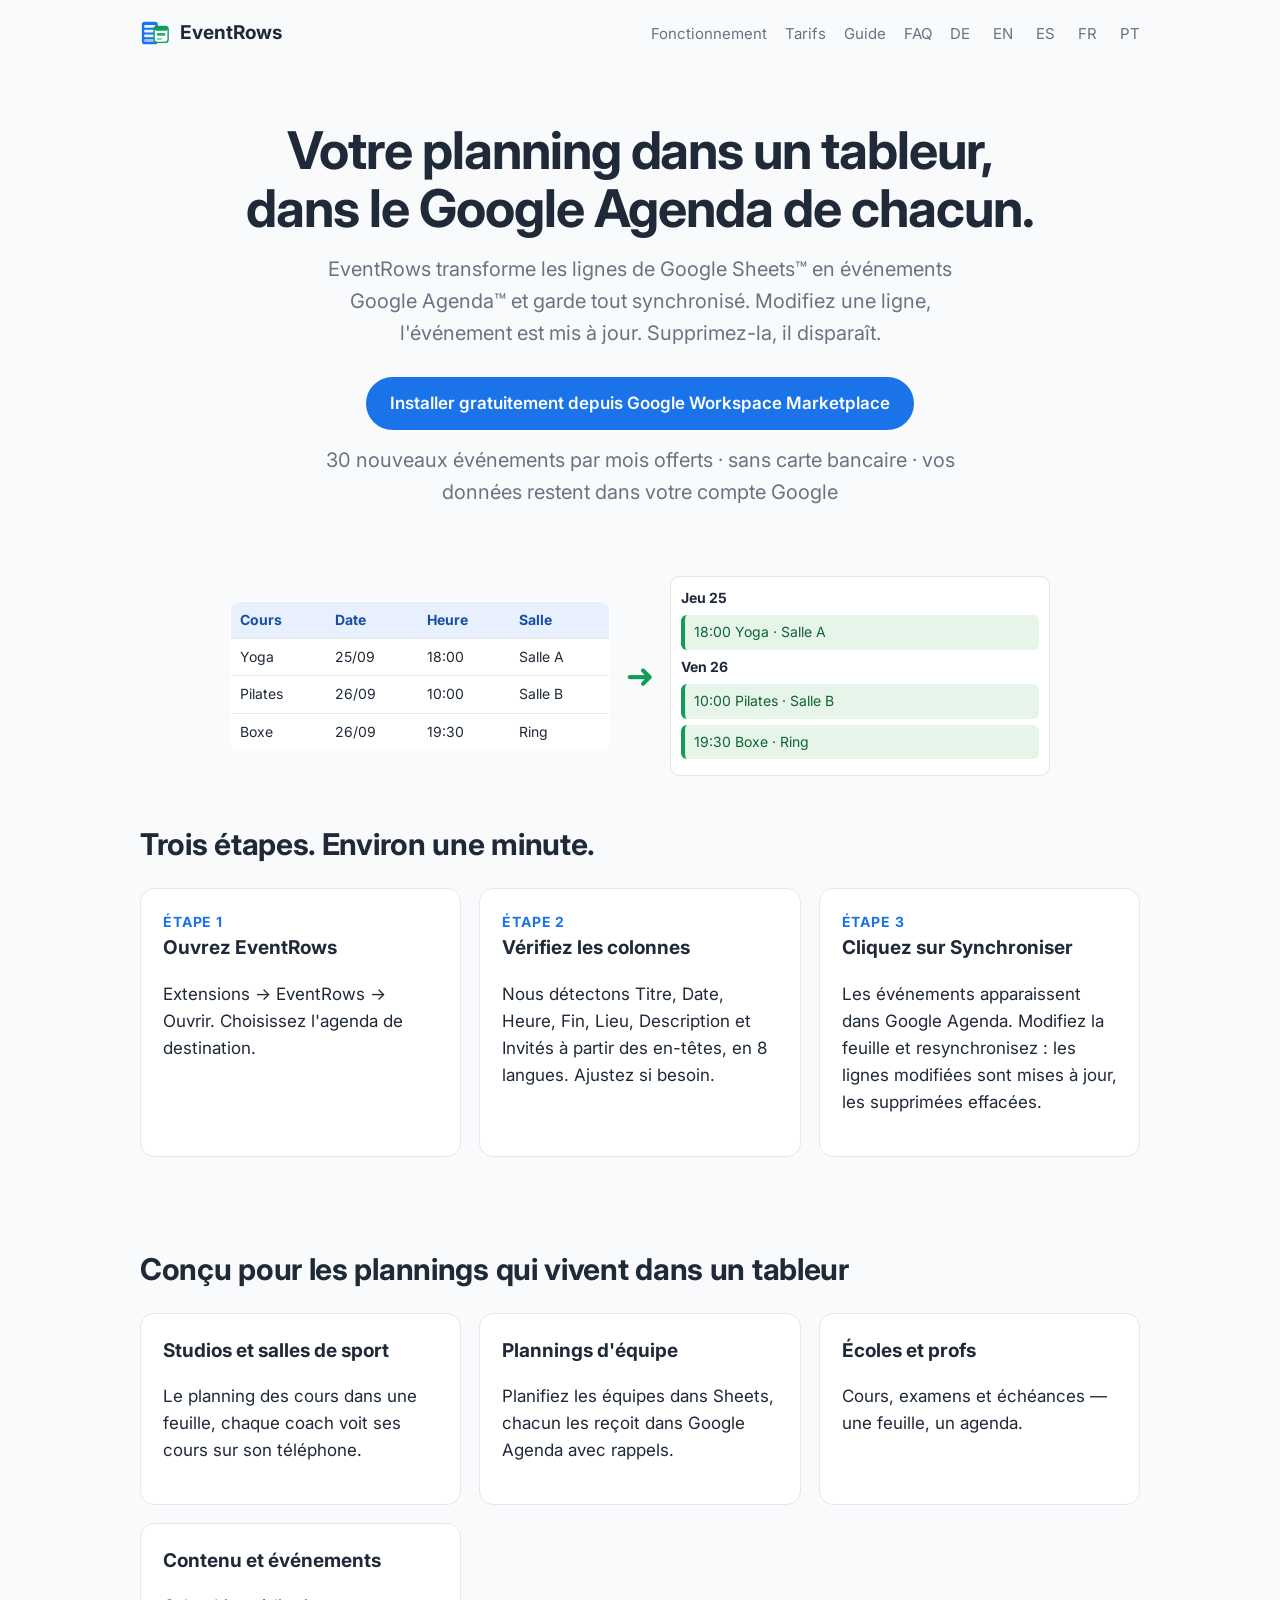
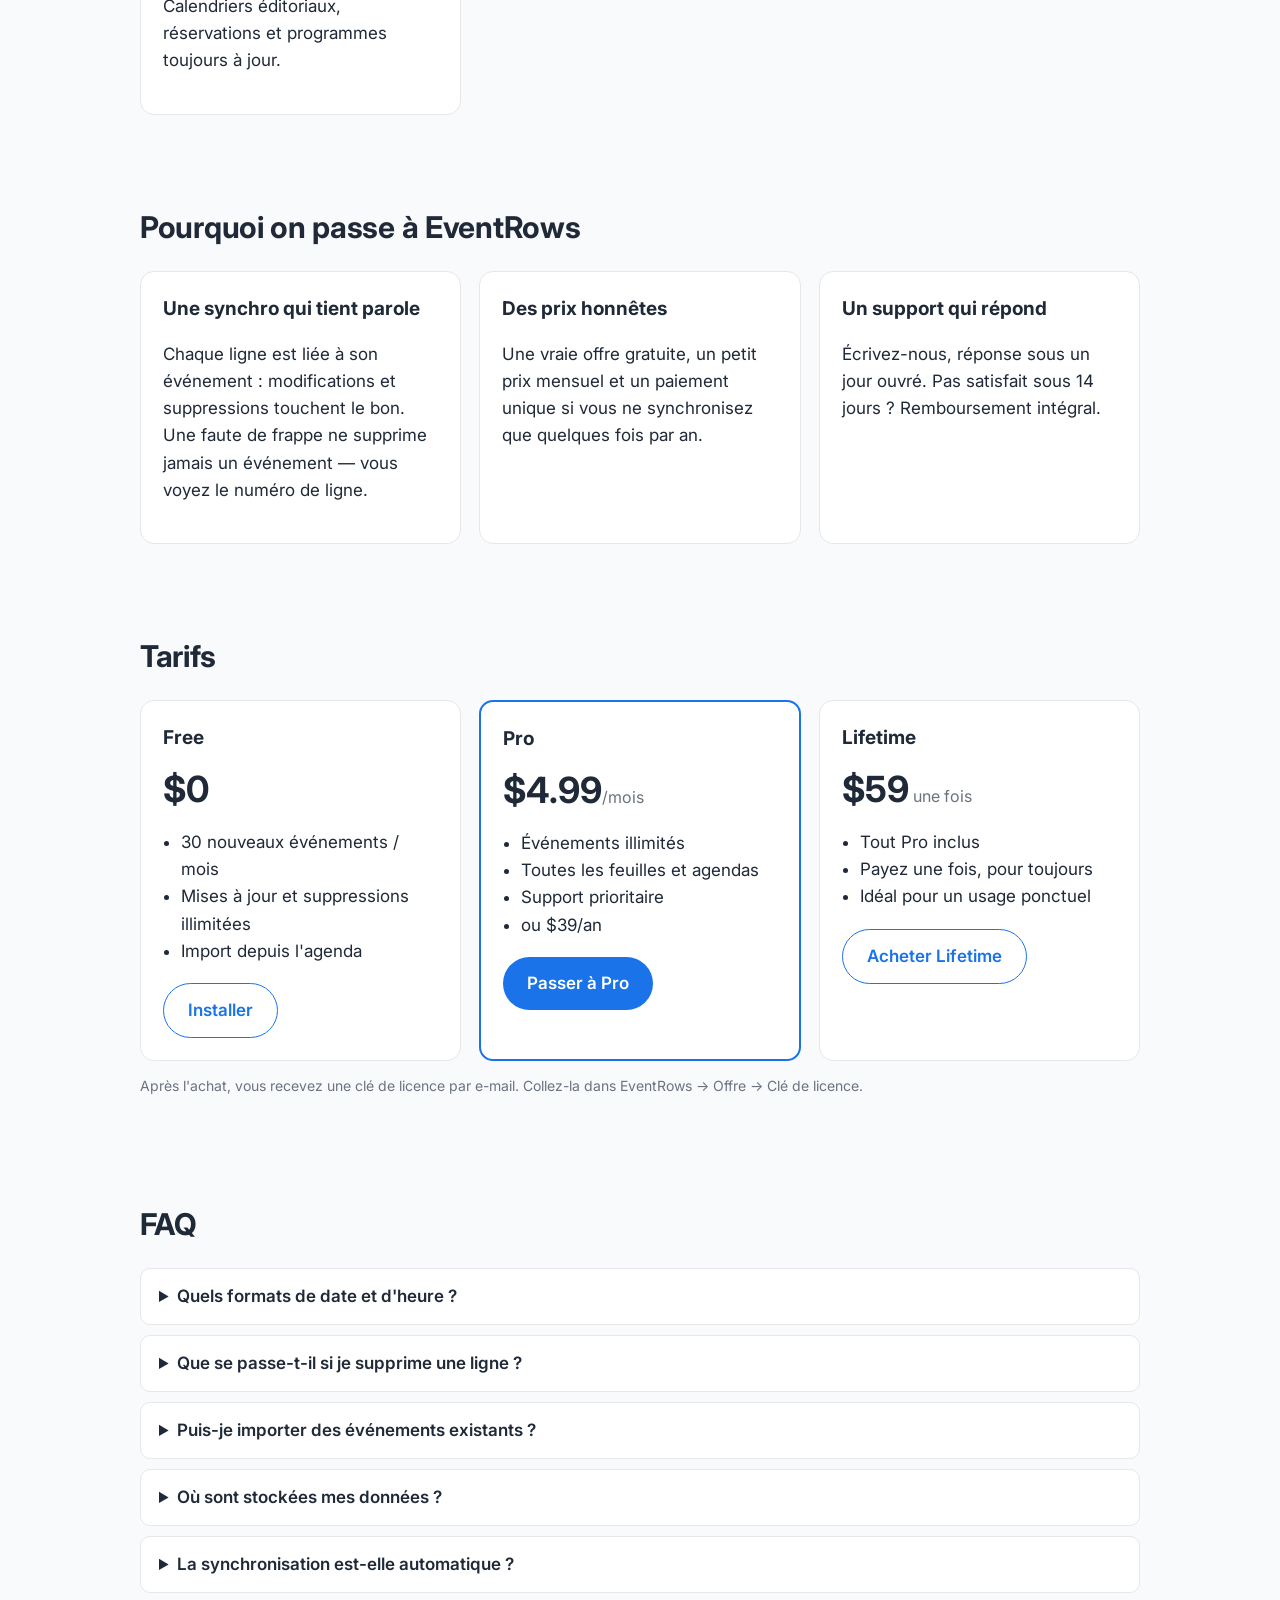
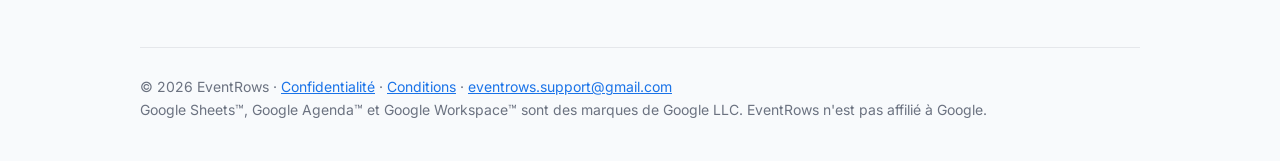
<file: fr/index.html>
<!doctype html>
<html lang="fr">
<head>
<meta charset="utf-8">
<meta name="viewport" content="width=device-width, initial-scale=1">
<title>EventRows — Synchronisez Google Sheets™ avec Google Agenda™</title>
<meta name="description" content="Transformez les lignes de Google Sheets en événements Google Agenda. Modifiez une ligne, l'événement suit ; supprimez-la, il disparaît. Gratuit pour commencer.">
<link rel="alternate" hreflang="de" href="../de/">
<link rel="alternate" hreflang="en" href="../">
<link rel="alternate" hreflang="es" href="../es/">
<link rel="alternate" hreflang="fr" href="../fr/">
<link rel="alternate" hreflang="pt" href="../pt/">
<link rel="icon" href="../logo.svg">
<link href="https://fonts.googleapis.com/css2?family=Inter:wght@400;500;600;700&display=swap" rel="stylesheet">
<link rel="stylesheet" href="../style.css">
</head>
<body>
<div class="wrap">
  <header class="nav">
    <a class="logo" href="./"><img src="../logo.svg" width="30" height="30" alt="">EventRows</a>
    <nav><a href="#how">Fonctionnement</a><a href="#pricing">Tarifs</a><a href="../guides/google-sheets-to-google-calendar.html">Guide</a><a href="#faq">FAQ</a><a href="../de/">DE</a> <a href="../">EN</a> <a href="../es/">ES</a> <a href="../fr/" aria-current=page>FR</a> <a href="../pt/">PT</a></nav>
  </header>

  <div class="hero">
    <h1>Votre planning dans un tableur,<br>dans le Google Agenda de chacun.</h1>
    <p>EventRows transforme les lignes de Google Sheets™ en événements Google Agenda™ et garde tout synchronisé. Modifiez une ligne, l'événement est mis à jour. Supprimez-la, il disparaît.</p>
    <a class="btn" href="https://workspace.google.com/marketplace/search/EventRows">Installer gratuitement depuis Google Workspace Marketplace</a>
    <p class="small" style="margin-top:14px">30 nouveaux événements par mois offerts · sans carte bancaire · vos données restent dans votre compte Google</p>
  </div>

  <div class="demo" aria-label="Exemple : les lignes deviennent des événements">
    <table>
      <tr><th>Cours</th><th>Date</th><th>Heure</th><th>Salle</th></tr>
      <tr><td>Yoga</td><td>25/09</td><td>18:00</td><td>Salle A</td></tr>
      <tr><td>Pilates</td><td>26/09</td><td>10:00</td><td>Salle B</td></tr>
      <tr><td>Boxe</td><td>26/09</td><td>19:30</td><td>Ring</td></tr>
    </table>
    <div class="arrow">➜</div>
    <div class="cal">
      <strong>Jeu 25</strong><div class="ev">18:00 Yoga · Salle A</div>
      <strong>Ven 26</strong><div class="ev">10:00 Pilates · Salle B</div><div class="ev">19:30 Boxe · Ring</div>
    </div>
  </div>

  <section id="how">
    <h2>Trois étapes. Environ une minute.</h2>
    <div class="grid">
      <div class="card"><div class="step">ÉTAPE 1</div><h3>Ouvrez EventRows</h3><p>Extensions → EventRows → Ouvrir. Choisissez l'agenda de destination.</p></div>
      <div class="card"><div class="step">ÉTAPE 2</div><h3>Vérifiez les colonnes</h3><p>Nous détectons Titre, Date, Heure, Fin, Lieu, Description et Invités à partir des en-têtes, en 8 langues. Ajustez si besoin.</p></div>
      <div class="card"><div class="step">ÉTAPE 3</div><h3>Cliquez sur Synchroniser</h3><p>Les événements apparaissent dans Google Agenda. Modifiez la feuille et resynchronisez : les lignes modifiées sont mises à jour, les supprimées effacées.</p></div>
    </div>
  </section>

  <section>
    <h2>Conçu pour les plannings qui vivent dans un tableur</h2>
    <div class="grid">
      <div class="card"><h3>Studios et salles de sport</h3><p>Le planning des cours dans une feuille, chaque coach voit ses cours sur son téléphone.</p></div>
      <div class="card"><h3>Plannings d'équipe</h3><p>Planifiez les équipes dans Sheets, chacun les reçoit dans Google Agenda avec rappels.</p></div>
      <div class="card"><h3>Écoles et profs</h3><p>Cours, examens et échéances — une feuille, un agenda.</p></div>
      <div class="card"><h3>Contenu et événements</h3><p>Calendriers éditoriaux, réservations et programmes toujours à jour.</p></div>
    </div>
  </section>

  <section>
    <h2>Pourquoi on passe à EventRows</h2>
    <div class="grid">
      <div class="card"><h3>Une synchro qui tient parole</h3><p>Chaque ligne est liée à son événement : modifications et suppressions touchent le bon. Une faute de frappe ne supprime jamais un événement — vous voyez le numéro de ligne.</p></div>
      <div class="card"><h3>Des prix honnêtes</h3><p>Une vraie offre gratuite, un petit prix mensuel et un paiement unique si vous ne synchronisez que quelques fois par an.</p></div>
      <div class="card"><h3>Un support qui répond</h3><p>Écrivez-nous, réponse sous un jour ouvré. Pas satisfait sous 14 jours ? Remboursement intégral.</p></div>
    </div>
  </section>

  <section id="pricing">
    <h2>Tarifs</h2>
    <div class="grid">
      <div class="card"><h3>Free</h3><div class="price">$0</div><ul><li>30 nouveaux événements / mois</li><li>Mises à jour et suppressions illimitées</li><li>Import depuis l'agenda</li></ul><a class="btn ghost" href="https://workspace.google.com/marketplace/search/EventRows">Installer</a></div>
      <div class="card featured"><h3>Pro</h3><div class="price">$4.99<span>/mois</span></div><ul><li>Événements illimités</li><li>Toutes les feuilles et agendas</li><li>Support prioritaire</li><li>ou $39/an</li></ul><a class="btn" href="#" data-checkout="pro">Passer à Pro</a></div>
      <div class="card"><h3>Lifetime</h3><div class="price">$59<span> une fois</span></div><ul><li>Tout Pro inclus</li><li>Payez une fois, pour toujours</li><li>Idéal pour un usage ponctuel</li></ul><a class="btn ghost" href="#" data-checkout="lifetime">Acheter Lifetime</a></div>
    </div>
    <p class="small">Après l'achat, vous recevez une clé de licence par e-mail. Collez-la dans EventRows → Offre → Clé de licence.</p>
  </section>

  <section id="faq">
    <h2>FAQ</h2>
    <details><summary>Quels formats de date et d'heure ?</summary><p>Des cellules date dans tous les formats, et du texte comme 2026-09-25, 25/09/2026, 18:30 ou 6:30 PM. L'heure peut être dans sa propre colonne ou dans la cellule date.</p></details>
    <details><summary>Que se passe-t-il si je supprime une ligne ?</summary><p>À la synchronisation suivante, l'événement correspondant est supprimé (désactivable). Les lignes en erreur ne sont jamais supprimées : vous voyez le numéro de ligne et la raison.</p></details>
    <details><summary>Puis-je importer des événements existants ?</summary><p>Oui : « Importer les événements d'un agenda » crée une nouvelle feuille. Modifiez-la puis resynchronisez.</p></details>
    <details><summary>Où sont stockées mes données ?</summary><p>Uniquement dans votre feuille et votre agenda. EventRows fonctionne dans votre compte Google et ne copie rien sur nos serveurs. Voir la <a href="../privacy.html">Confidentialité</a>.</p></details>
    <details><summary>La synchronisation est-elle automatique ?</summary><p>Pour l'instant, vous cliquez sur Synchroniser (ou utilisez le menu). La synchro automatique toutes les heures arrive ensuite.</p></details>
  </section>

  <footer>
    © 2026 EventRows · <a href="../privacy.html">Confidentialité</a> · <a href="../terms.html">Conditions</a> · <a href="mailto:eventrows.support@gmail.com">eventrows.support@gmail.com</a><br>
    Google Sheets™, Google Agenda™ et Google Workspace™ sont des marques de Google LLC. EventRows n'est pas affilié à Google.
  </footer>
</div>
</body>
</html>
</file>
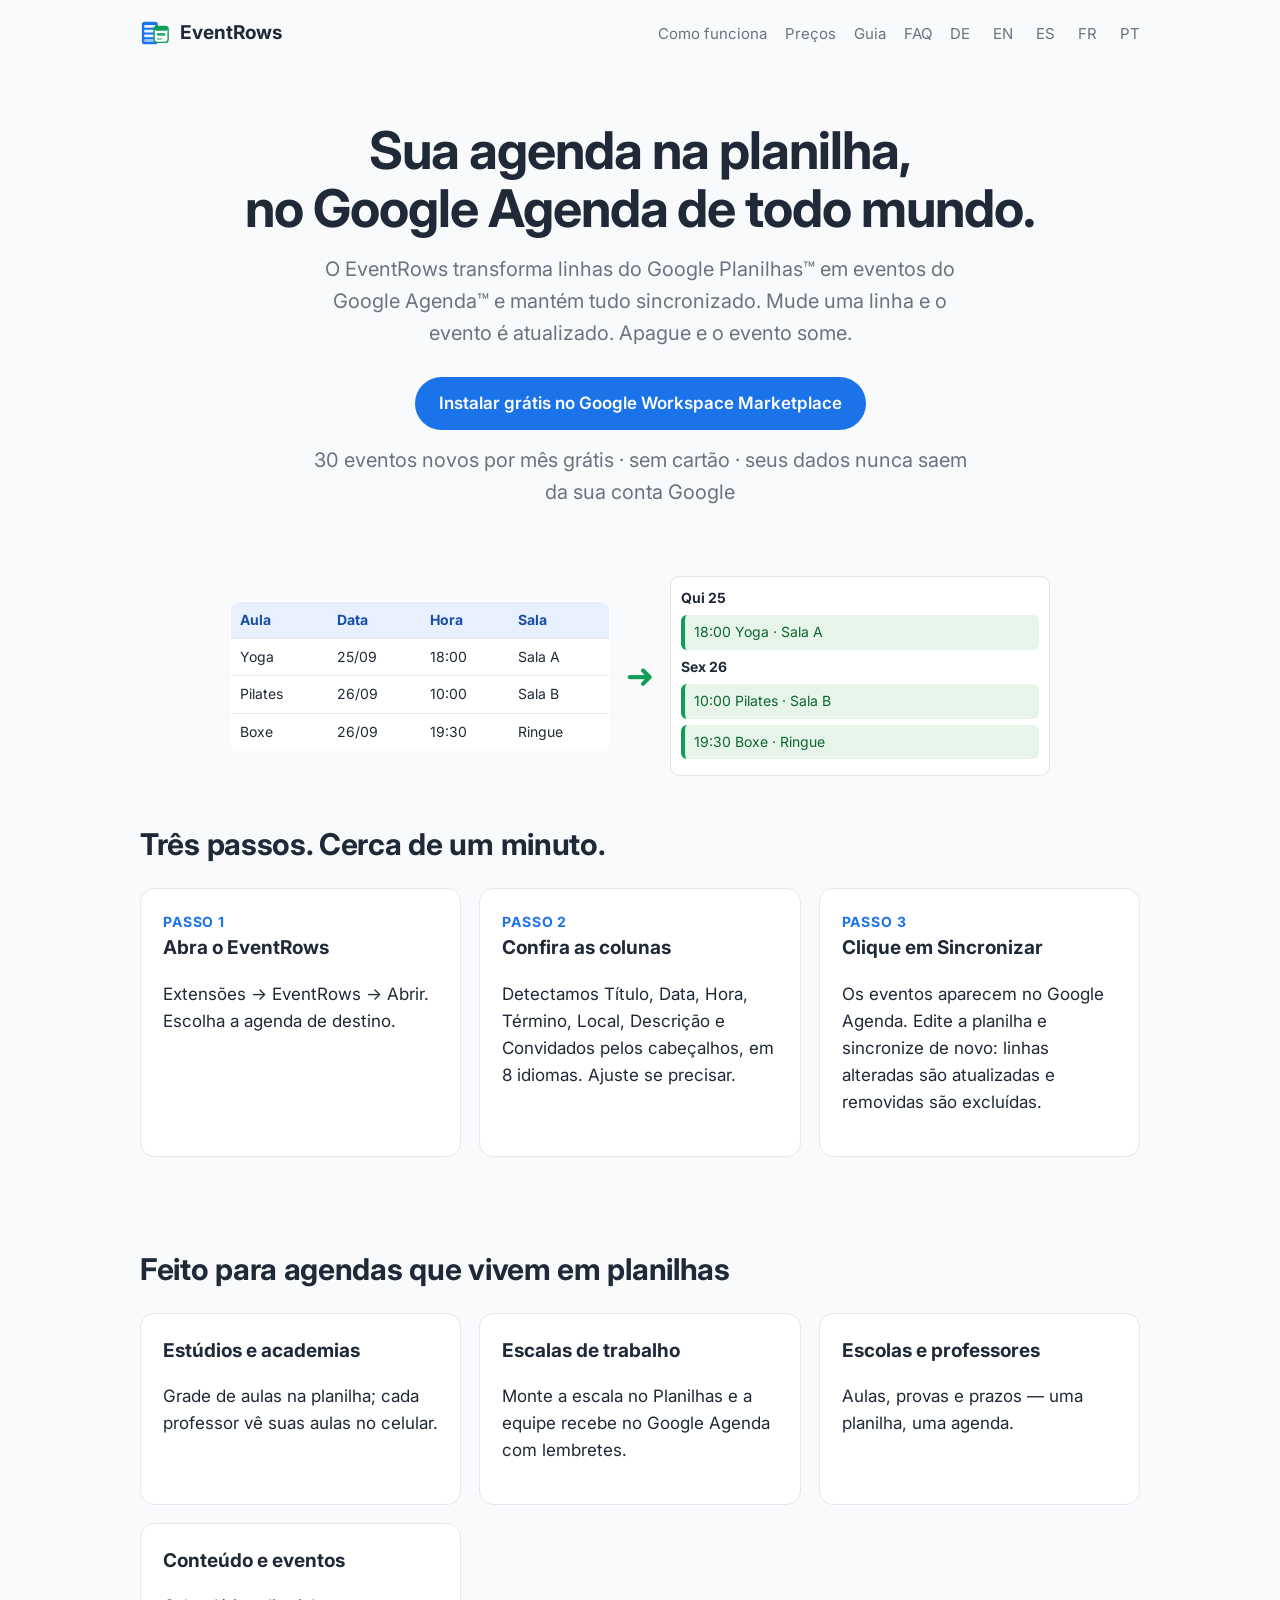
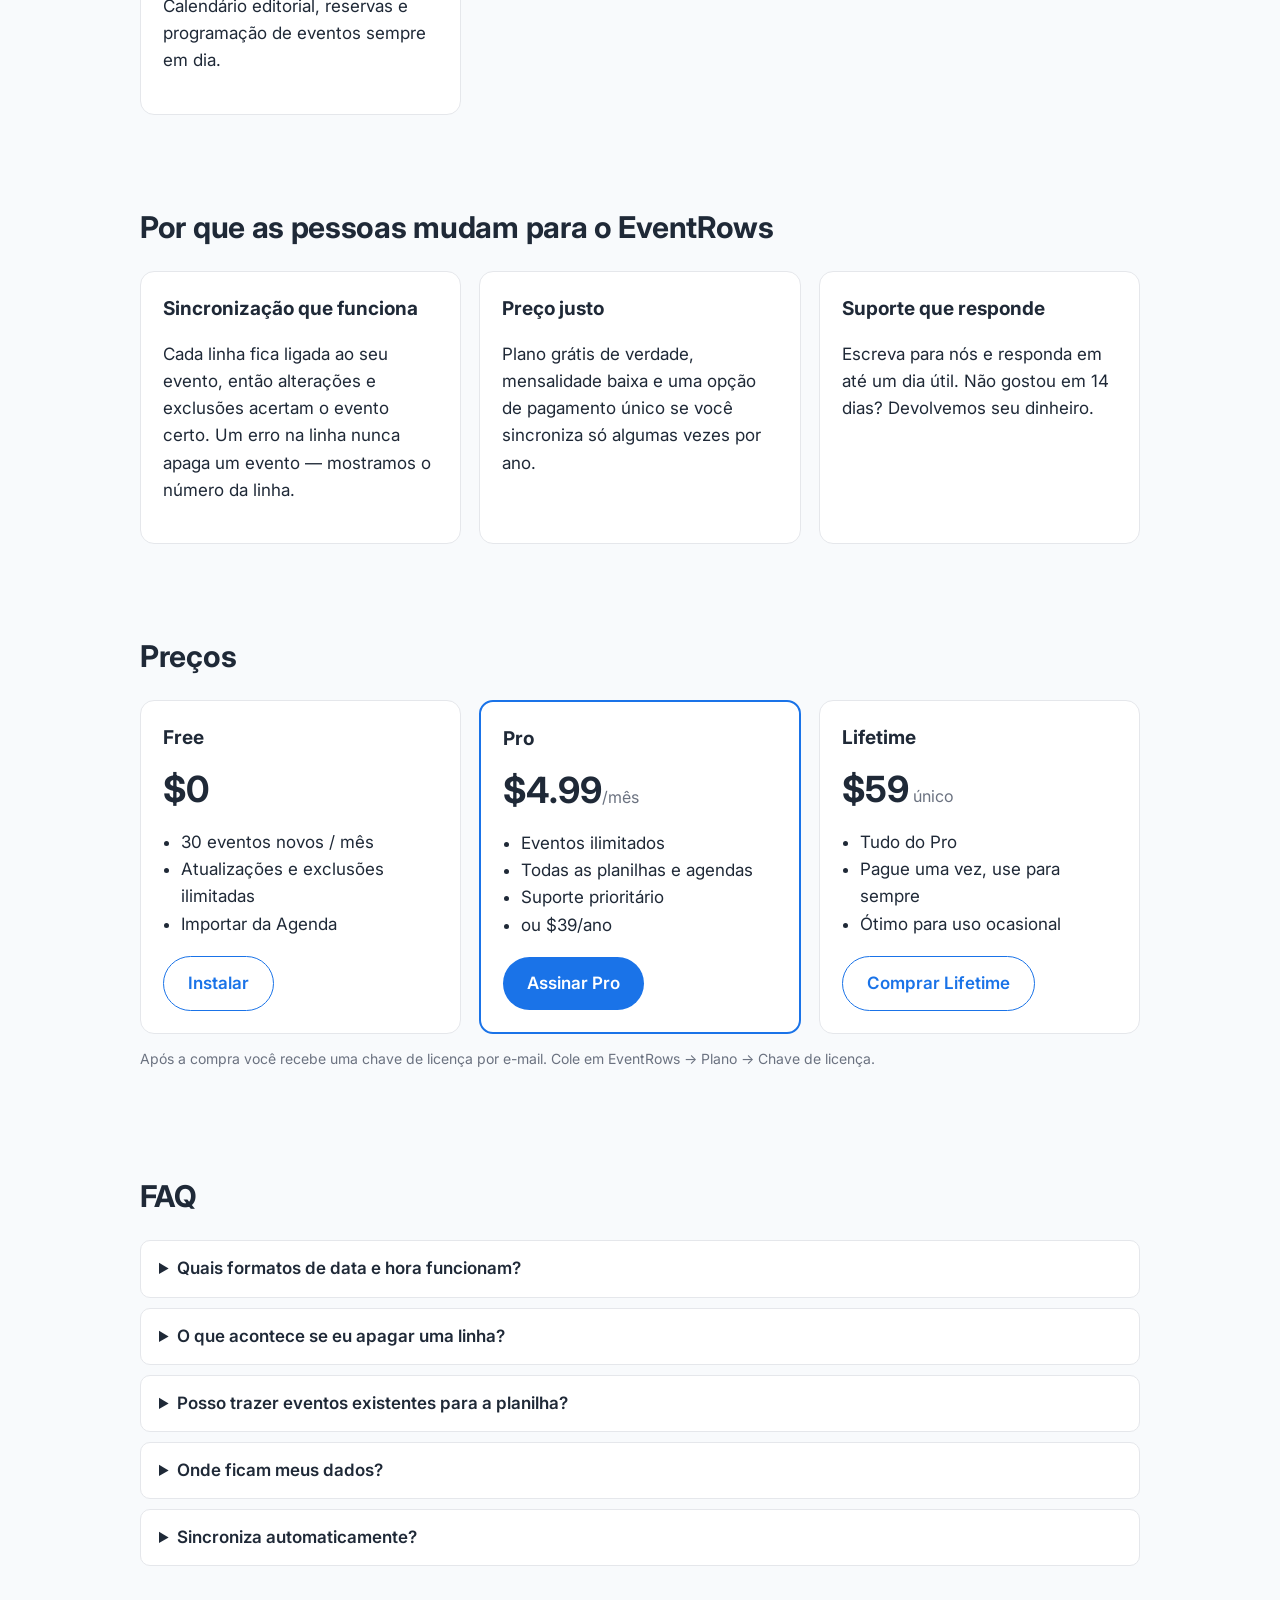
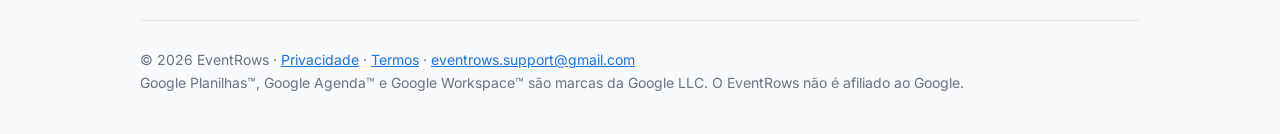
<file: pt/index.html>
<!doctype html>
<html lang="pt">
<head>
<meta charset="utf-8">
<meta name="viewport" content="width=device-width, initial-scale=1">
<title>EventRows — Sincronize Google Planilhas™ com Google Agenda™</title>
<meta name="description" content="Transforme linhas do Google Planilhas em eventos do Google Agenda. Edite uma linha e o evento é atualizado; apague-a e o evento some. Grátis para começar.">
<link rel="alternate" hreflang="de" href="../de/">
<link rel="alternate" hreflang="en" href="../">
<link rel="alternate" hreflang="es" href="../es/">
<link rel="alternate" hreflang="fr" href="../fr/">
<link rel="alternate" hreflang="pt" href="../pt/">
<link rel="icon" href="../logo.svg">
<link href="https://fonts.googleapis.com/css2?family=Inter:wght@400;500;600;700&display=swap" rel="stylesheet">
<link rel="stylesheet" href="../style.css">
</head>
<body>
<div class="wrap">
  <header class="nav">
    <a class="logo" href="./"><img src="../logo.svg" width="30" height="30" alt="">EventRows</a>
    <nav><a href="#how">Como funciona</a><a href="#pricing">Preços</a><a href="../guides/google-sheets-to-google-calendar.html">Guia</a><a href="#faq">FAQ</a><a href="../de/">DE</a> <a href="../">EN</a> <a href="../es/">ES</a> <a href="../fr/">FR</a> <a href="../pt/" aria-current=page>PT</a></nav>
  </header>

  <div class="hero">
    <h1>Sua agenda na planilha,<br>no Google Agenda de todo mundo.</h1>
    <p>O EventRows transforma linhas do Google Planilhas™ em eventos do Google Agenda™ e mantém tudo sincronizado. Mude uma linha e o evento é atualizado. Apague e o evento some.</p>
    <a class="btn" href="https://workspace.google.com/marketplace/search/EventRows">Instalar grátis no Google Workspace Marketplace</a>
    <p class="small" style="margin-top:14px">30 eventos novos por mês grátis · sem cartão · seus dados nunca saem da sua conta Google</p>
  </div>

  <div class="demo" aria-label="Exemplo: linhas viram eventos">
    <table>
      <tr><th>Aula</th><th>Data</th><th>Hora</th><th>Sala</th></tr>
      <tr><td>Yoga</td><td>25/09</td><td>18:00</td><td>Sala A</td></tr>
      <tr><td>Pilates</td><td>26/09</td><td>10:00</td><td>Sala B</td></tr>
      <tr><td>Boxe</td><td>26/09</td><td>19:30</td><td>Ringue</td></tr>
    </table>
    <div class="arrow">➜</div>
    <div class="cal">
      <strong>Qui 25</strong><div class="ev">18:00 Yoga · Sala A</div>
      <strong>Sex 26</strong><div class="ev">10:00 Pilates · Sala B</div><div class="ev">19:30 Boxe · Ringue</div>
    </div>
  </div>

  <section id="how">
    <h2>Três passos. Cerca de um minuto.</h2>
    <div class="grid">
      <div class="card"><div class="step">PASSO 1</div><h3>Abra o EventRows</h3><p>Extensões → EventRows → Abrir. Escolha a agenda de destino.</p></div>
      <div class="card"><div class="step">PASSO 2</div><h3>Confira as colunas</h3><p>Detectamos Título, Data, Hora, Término, Local, Descrição e Convidados pelos cabeçalhos, em 8 idiomas. Ajuste se precisar.</p></div>
      <div class="card"><div class="step">PASSO 3</div><h3>Clique em Sincronizar</h3><p>Os eventos aparecem no Google Agenda. Edite a planilha e sincronize de novo: linhas alteradas são atualizadas e removidas são excluídas.</p></div>
    </div>
  </section>

  <section>
    <h2>Feito para agendas que vivem em planilhas</h2>
    <div class="grid">
      <div class="card"><h3>Estúdios e academias</h3><p>Grade de aulas na planilha; cada professor vê suas aulas no celular.</p></div>
      <div class="card"><h3>Escalas de trabalho</h3><p>Monte a escala no Planilhas e a equipe recebe no Google Agenda com lembretes.</p></div>
      <div class="card"><h3>Escolas e professores</h3><p>Aulas, provas e prazos — uma planilha, uma agenda.</p></div>
      <div class="card"><h3>Conteúdo e eventos</h3><p>Calendário editorial, reservas e programação de eventos sempre em dia.</p></div>
    </div>
  </section>

  <section>
    <h2>Por que as pessoas mudam para o EventRows</h2>
    <div class="grid">
      <div class="card"><h3>Sincronização que funciona</h3><p>Cada linha fica ligada ao seu evento, então alterações e exclusões acertam o evento certo. Um erro na linha nunca apaga um evento — mostramos o número da linha.</p></div>
      <div class="card"><h3>Preço justo</h3><p>Plano grátis de verdade, mensalidade baixa e uma opção de pagamento único se você sincroniza só algumas vezes por ano.</p></div>
      <div class="card"><h3>Suporte que responde</h3><p>Escreva para nós e responda em até um dia útil. Não gostou em 14 dias? Devolvemos seu dinheiro.</p></div>
    </div>
  </section>

  <section id="pricing">
    <h2>Preços</h2>
    <div class="grid">
      <div class="card"><h3>Free</h3><div class="price">$0</div><ul><li>30 eventos novos / mês</li><li>Atualizações e exclusões ilimitadas</li><li>Importar da Agenda</li></ul><a class="btn ghost" href="https://workspace.google.com/marketplace/search/EventRows">Instalar</a></div>
      <div class="card featured"><h3>Pro</h3><div class="price">$4.99<span>/mês</span></div><ul><li>Eventos ilimitados</li><li>Todas as planilhas e agendas</li><li>Suporte prioritário</li><li>ou $39/ano</li></ul><a class="btn" href="#" data-checkout="pro">Assinar Pro</a></div>
      <div class="card"><h3>Lifetime</h3><div class="price">$59<span> único</span></div><ul><li>Tudo do Pro</li><li>Pague uma vez, use para sempre</li><li>Ótimo para uso ocasional</li></ul><a class="btn ghost" href="#" data-checkout="lifetime">Comprar Lifetime</a></div>
    </div>
    <p class="small">Após a compra você recebe uma chave de licença por e-mail. Cole em EventRows → Plano → Chave de licença.</p>
  </section>

  <section id="faq">
    <h2>FAQ</h2>
    <details><summary>Quais formatos de data e hora funcionam?</summary><p>Células de data reais em qualquer formato, e texto como 2026-09-25, 25/09/2026, 18:30 ou 6:30 PM. A hora pode estar em coluna própria ou na célula de data.</p></details>
    <details><summary>O que acontece se eu apagar uma linha?</summary><p>Na próxima sincronização o evento correspondente é excluído (dá para desativar). Linhas com erro nunca são apagadas — você vê o número da linha e o motivo.</p></details>
    <details><summary>Posso trazer eventos existentes para a planilha?</summary><p>Sim: “Importar eventos de uma agenda” cria uma nova página. Edite e sincronize de volta.</p></details>
    <details><summary>Onde ficam meus dados?</summary><p>Só na sua planilha e na sua agenda. O EventRows roda dentro da sua conta Google e não copia seus dados para nossos servidores. Veja a <a href="../privacy.html">Privacidade</a>.</p></details>
    <details><summary>Sincroniza automaticamente?</summary><p>Hoje você clica em Sincronizar (ou usa o menu). A sincronização automática a cada hora é o próximo passo do roadmap.</p></details>
  </section>

  <footer>
    © 2026 EventRows · <a href="../privacy.html">Privacidade</a> · <a href="../terms.html">Termos</a> · <a href="mailto:eventrows.support@gmail.com">eventrows.support@gmail.com</a><br>
    Google Planilhas™, Google Agenda™ e Google Workspace™ são marcas da Google LLC. O EventRows não é afiliado ao Google.
  </footer>
</div>
</body>
</html>
</file>
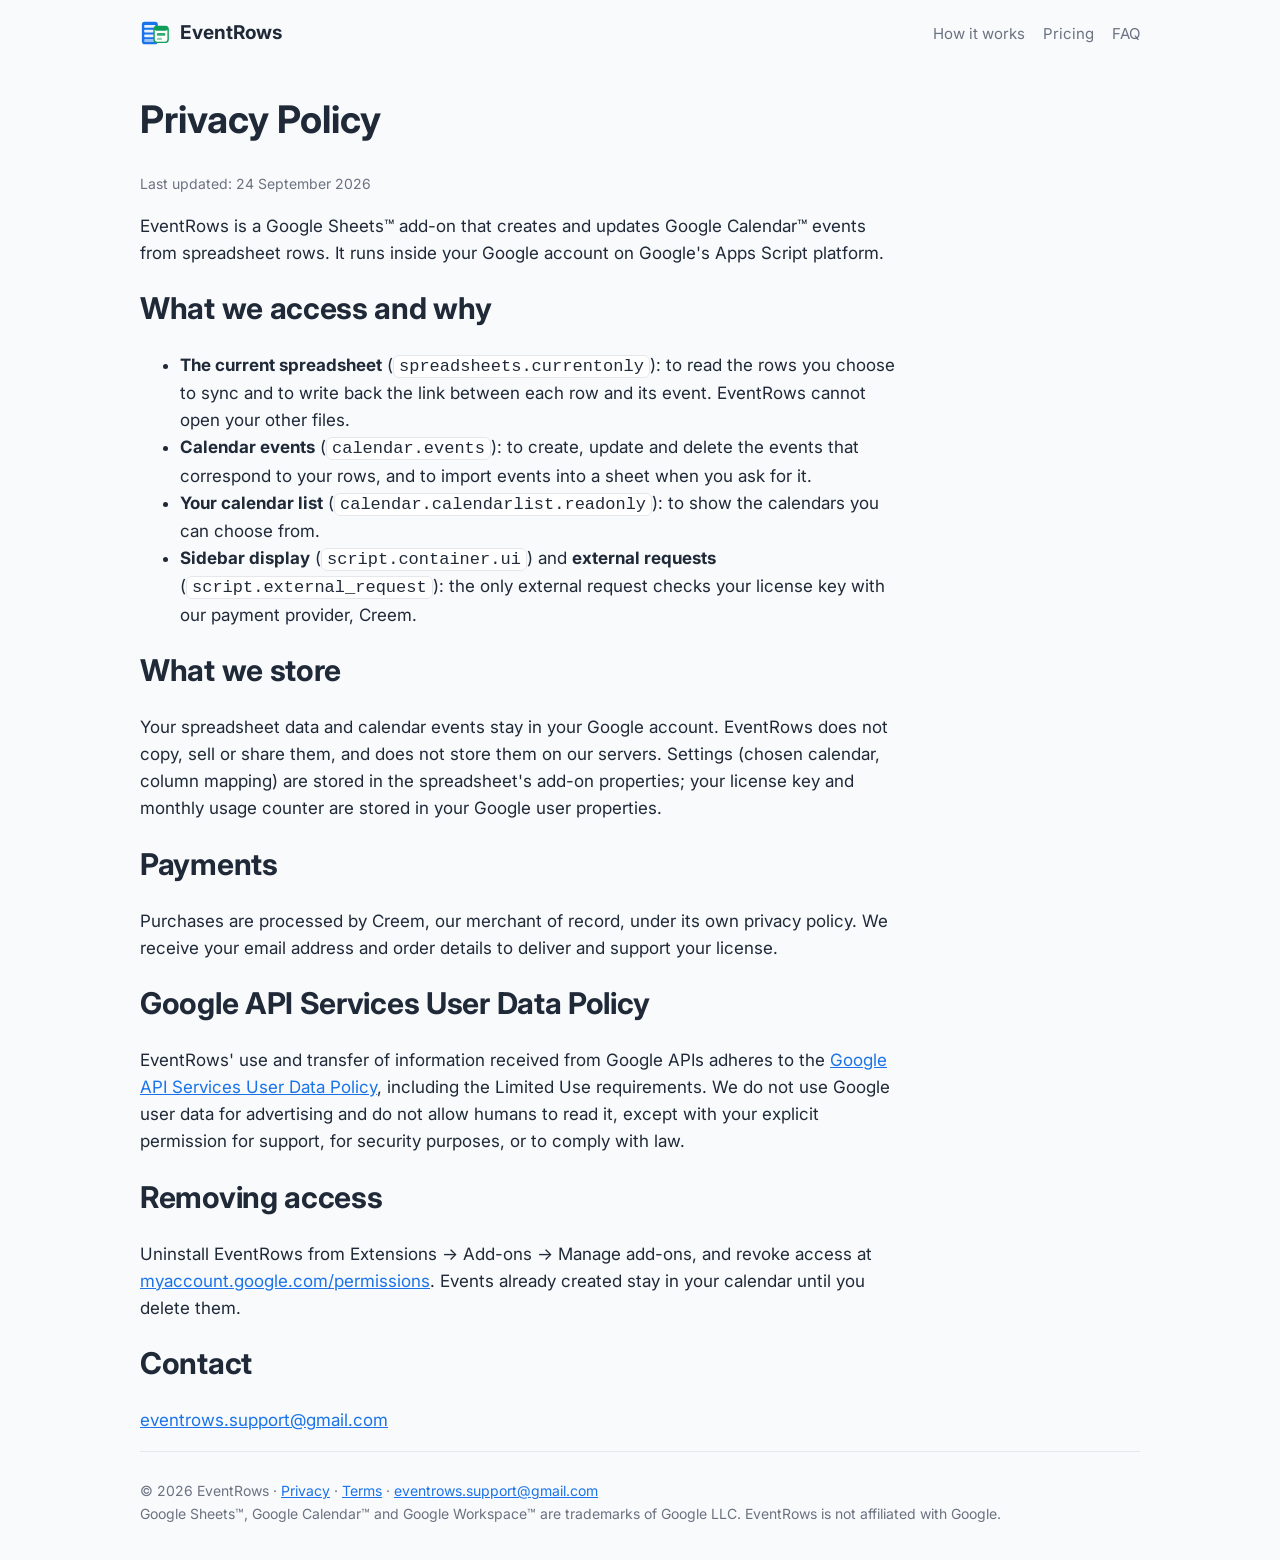
<file: privacy.html>
<!doctype html>
<html lang="en"><head><meta charset="utf-8"><meta name="viewport" content="width=device-width, initial-scale=1">
<title>Privacy Policy — EventRows</title><meta name="description" content="How EventRows handles your data."><link rel="icon" href="logo.svg">
<link href="https://fonts.googleapis.com/css2?family=Inter:wght@400;500;600;700&display=swap" rel="stylesheet"><link rel="stylesheet" href="style.css"></head>
<body><div class="wrap"><header class="nav"><a class="logo" href="./"><img src="logo.svg" width="30" height="30" alt="">EventRows</a>
<nav><a href="#how">How it works</a><a href="#pricing">Pricing</a><a href="#faq">FAQ</a></nav></header><article>
<h1>Privacy Policy</h1>
<p class="small">Last updated: 24 September 2026</p>
<p>EventRows is a Google Sheets™ add-on that creates and updates Google Calendar™ events from spreadsheet rows. It runs inside your Google account on Google's Apps Script platform.</p>
<h2>What we access and why</h2>
<ul>
<li><b>The current spreadsheet</b> (<code>spreadsheets.currentonly</code>): to read the rows you choose to sync and to write back the link between each row and its event. EventRows cannot open your other files.</li>
<li><b>Calendar events</b> (<code>calendar.events</code>): to create, update and delete the events that correspond to your rows, and to import events into a sheet when you ask for it.</li>
<li><b>Your calendar list</b> (<code>calendar.calendarlist.readonly</code>): to show the calendars you can choose from.</li>
<li><b>Sidebar display</b> (<code>script.container.ui</code>) and <b>external requests</b> (<code>script.external_request</code>): the only external request checks your license key with our payment provider, Creem.</li>
</ul>
<h2>What we store</h2>
<p>Your spreadsheet data and calendar events stay in your Google account. EventRows does not copy, sell or share them, and does not store them on our servers. Settings (chosen calendar, column mapping) are stored in the spreadsheet's add-on properties; your license key and monthly usage counter are stored in your Google user properties.</p>
<h2>Payments</h2>
<p>Purchases are processed by Creem, our merchant of record, under its own privacy policy. We receive your email address and order details to deliver and support your license.</p>
<h2>Google API Services User Data Policy</h2>
<p>EventRows' use and transfer of information received from Google APIs adheres to the <a href="https://developers.google.com/terms/api-services-user-data-policy">Google API Services User Data Policy</a>, including the Limited Use requirements. We do not use Google user data for advertising and do not allow humans to read it, except with your explicit permission for support, for security purposes, or to comply with law.</p>
<h2>Removing access</h2>
<p>Uninstall EventRows from Extensions → Add-ons → Manage add-ons, and revoke access at <a href="https://myaccount.google.com/permissions">myaccount.google.com/permissions</a>. Events already created stay in your calendar until you delete them.</p>
<h2>Contact</h2>
<p><a href="mailto:eventrows.support@gmail.com">eventrows.support@gmail.com</a></p>
</article><footer>© 2026 EventRows · <a href="privacy.html">Privacy</a> · <a href="terms.html">Terms</a> · <a href="mailto:eventrows.support@gmail.com">eventrows.support@gmail.com</a><br>
Google Sheets™, Google Calendar™ and Google Workspace™ are trademarks of Google LLC. EventRows is not affiliated with Google.</footer></div></body></html>
</file>
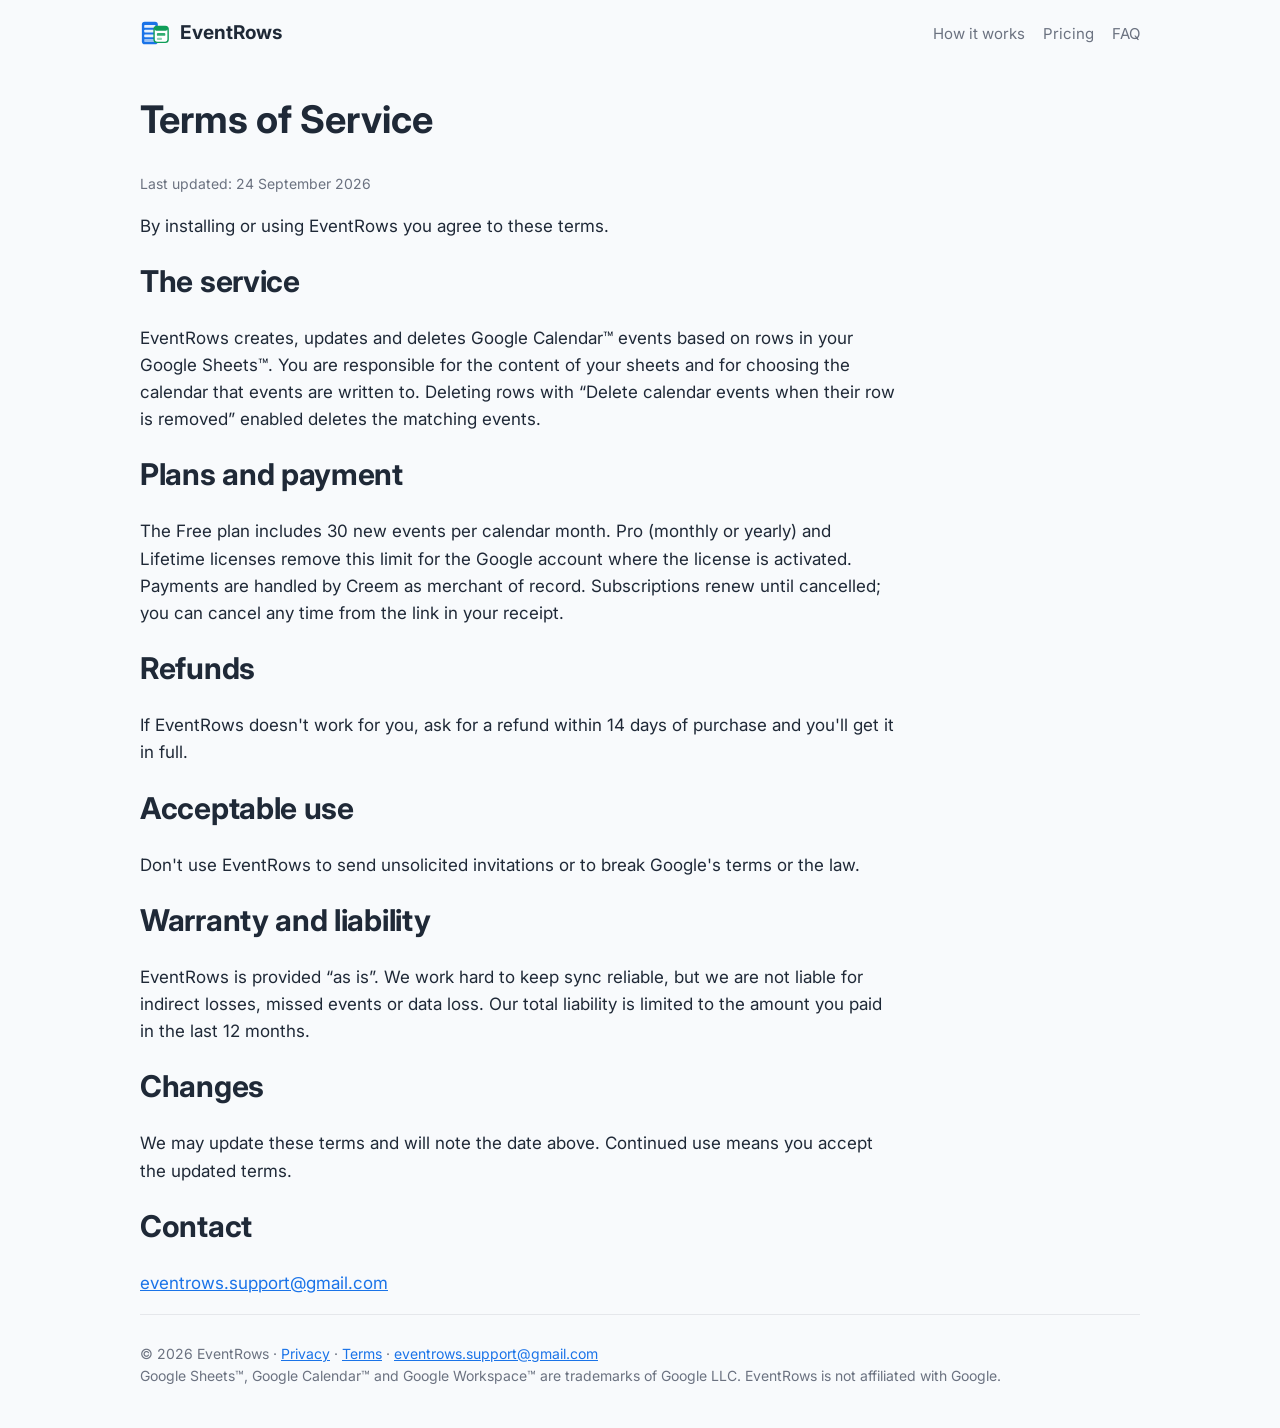
<file: terms.html>
<!doctype html>
<html lang="en"><head><meta charset="utf-8"><meta name="viewport" content="width=device-width, initial-scale=1">
<title>Terms of Service — EventRows</title><meta name="description" content="Terms for using EventRows."><link rel="icon" href="logo.svg">
<link href="https://fonts.googleapis.com/css2?family=Inter:wght@400;500;600;700&display=swap" rel="stylesheet"><link rel="stylesheet" href="style.css"></head>
<body><div class="wrap"><header class="nav"><a class="logo" href="./"><img src="logo.svg" width="30" height="30" alt="">EventRows</a>
<nav><a href="#how">How it works</a><a href="#pricing">Pricing</a><a href="#faq">FAQ</a></nav></header><article>
<h1>Terms of Service</h1>
<p class="small">Last updated: 24 September 2026</p>
<p>By installing or using EventRows you agree to these terms.</p>
<h2>The service</h2>
<p>EventRows creates, updates and deletes Google Calendar™ events based on rows in your Google Sheets™. You are responsible for the content of your sheets and for choosing the calendar that events are written to. Deleting rows with “Delete calendar events when their row is removed” enabled deletes the matching events.</p>
<h2>Plans and payment</h2>
<p>The Free plan includes 30 new events per calendar month. Pro (monthly or yearly) and Lifetime licenses remove this limit for the Google account where the license is activated. Payments are handled by Creem as merchant of record. Subscriptions renew until cancelled; you can cancel any time from the link in your receipt.</p>
<h2>Refunds</h2>
<p>If EventRows doesn't work for you, ask for a refund within 14 days of purchase and you'll get it in full.</p>
<h2>Acceptable use</h2>
<p>Don't use EventRows to send unsolicited invitations or to break Google's terms or the law.</p>
<h2>Warranty and liability</h2>
<p>EventRows is provided “as is”. We work hard to keep sync reliable, but we are not liable for indirect losses, missed events or data loss. Our total liability is limited to the amount you paid in the last 12 months.</p>
<h2>Changes</h2>
<p>We may update these terms and will note the date above. Continued use means you accept the updated terms.</p>
<h2>Contact</h2>
<p><a href="mailto:eventrows.support@gmail.com">eventrows.support@gmail.com</a></p>
</article><footer>© 2026 EventRows · <a href="privacy.html">Privacy</a> · <a href="terms.html">Terms</a> · <a href="mailto:eventrows.support@gmail.com">eventrows.support@gmail.com</a><br>
Google Sheets™, Google Calendar™ and Google Workspace™ are trademarks of Google LLC. EventRows is not affiliated with Google.</footer></div></body></html>
</file>
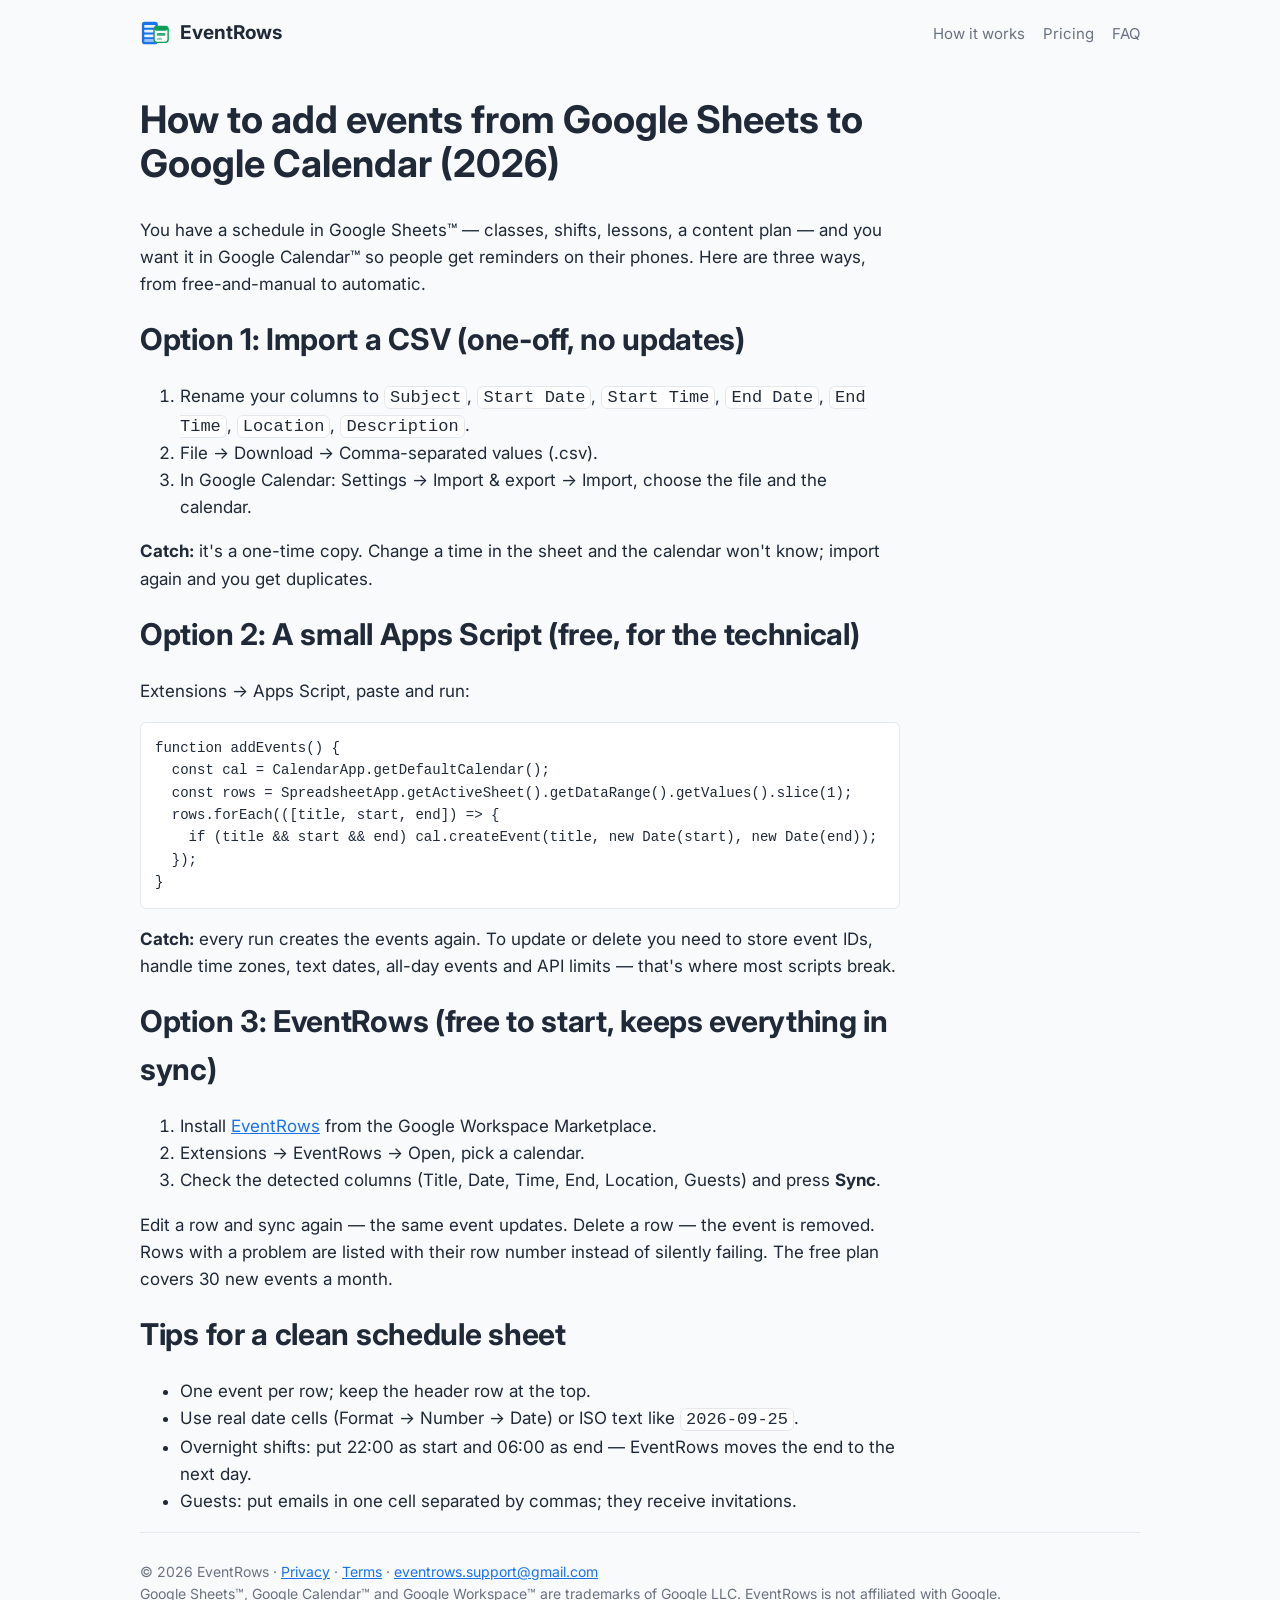
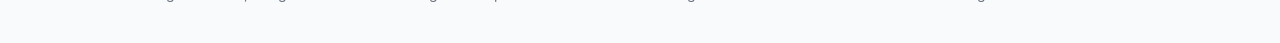
<file: guides/google-sheets-to-google-calendar.html>
<!doctype html>
<html lang="en"><head><meta charset="utf-8"><meta name="viewport" content="width=device-width, initial-scale=1">
<title>How to add Google Sheets rows to Google Calendar (2026 guide) — EventRows</title><meta name="description" content="Three ways to turn a Google Sheets schedule into Google Calendar events: by hand, with Apps Script, or with a free add-on that also updates and deletes events."><link rel="icon" href="../logo.svg">
<link href="https://fonts.googleapis.com/css2?family=Inter:wght@400;500;600;700&display=swap" rel="stylesheet"><link rel="stylesheet" href="../style.css"></head>
<body><div class="wrap"><header class="nav"><a class="logo" href=".././"><img src="../logo.svg" width="30" height="30" alt="">EventRows</a>
<nav><a href="../#how">How it works</a><a href="../#pricing">Pricing</a><a href="../#faq">FAQ</a></nav></header><article>
<h1>How to add events from Google Sheets to Google Calendar (2026)</h1>
<p>You have a schedule in Google Sheets™ — classes, shifts, lessons, a content plan — and you want it in Google Calendar™ so people get reminders on their phones. Here are three ways, from free-and-manual to automatic.</p>
<h2>Option 1: Import a CSV (one-off, no updates)</h2>
<ol>
<li>Rename your columns to <code>Subject</code>, <code>Start Date</code>, <code>Start Time</code>, <code>End Date</code>, <code>End Time</code>, <code>Location</code>, <code>Description</code>.</li>
<li>File → Download → Comma-separated values (.csv).</li>
<li>In Google Calendar: Settings → Import &amp; export → Import, choose the file and the calendar.</li>
</ol>
<p><b>Catch:</b> it's a one-time copy. Change a time in the sheet and the calendar won't know; import again and you get duplicates.</p>
<h2>Option 2: A small Apps Script (free, for the technical)</h2>
<p>Extensions → Apps Script, paste and run:</p>
<pre>function addEvents() {
  const cal = CalendarApp.getDefaultCalendar();
  const rows = SpreadsheetApp.getActiveSheet().getDataRange().getValues().slice(1);
  rows.forEach(([title, start, end]) =&gt; {
    if (title &amp;&amp; start &amp;&amp; end) cal.createEvent(title, new Date(start), new Date(end));
  });
}</pre>
<p><b>Catch:</b> every run creates the events again. To update or delete you need to store event IDs, handle time zones, text dates, all-day events and API limits — that's where most scripts break.</p>
<h2>Option 3: EventRows (free to start, keeps everything in sync)</h2>
<ol>
<li>Install <a href="../">EventRows</a> from the Google Workspace Marketplace.</li>
<li>Extensions → EventRows → Open, pick a calendar.</li>
<li>Check the detected columns (Title, Date, Time, End, Location, Guests) and press <b>Sync</b>.</li>
</ol>
<p>Edit a row and sync again — the same event updates. Delete a row — the event is removed. Rows with a problem are listed with their row number instead of silently failing. The free plan covers 30 new events a month.</p>
<h2>Tips for a clean schedule sheet</h2>
<ul>
<li>One event per row; keep the header row at the top.</li>
<li>Use real date cells (Format → Number → Date) or ISO text like <code>2026-09-25</code>.</li>
<li>Overnight shifts: put 22:00 as start and 06:00 as end — EventRows moves the end to the next day.</li>
<li>Guests: put emails in one cell separated by commas; they receive invitations.</li>
</ul>
</article><footer>© 2026 EventRows · <a href="../privacy.html">Privacy</a> · <a href="../terms.html">Terms</a> · <a href="mailto:eventrows.support@gmail.com">eventrows.support@gmail.com</a><br>
Google Sheets™, Google Calendar™ and Google Workspace™ are trademarks of Google LLC. EventRows is not affiliated with Google.</footer></div></body></html>
</file>
<file: style.css>
:root { --brand:#1a73e8; --green:#0f9d58; --ink:#1f2937; --muted:#6b7280; --line:#e5e7eb; --bg:#f8fafc; --card:#fff; }
@media (prefers-color-scheme: dark) { :root { --ink:#e5e7eb; --muted:#9ca3af; --line:#2a2f3a; --bg:#0f141c; --card:#151b25; } }
* { box-sizing: border-box; }
body { margin: 0; font: 17px/1.6 Inter, system-ui, -apple-system, Segoe UI, Roboto, sans-serif; color: var(--ink); background: var(--bg); }
a { color: var(--brand); }
.wrap { max-width: 1040px; margin: 0 auto; padding: 0 20px; }
header.nav { display: flex; justify-content: space-between; align-items: center; padding: 18px 0; }
.logo { display: flex; gap: 10px; align-items: center; font-weight: 700; color: var(--ink); text-decoration: none; font-size: 19px; }
.nav a:not(.logo) { margin-left: 18px; color: var(--muted); text-decoration: none; font-size: 15px; }
.hero { padding: 56px 0 40px; text-align: center; }
.hero h1 { font-size: clamp(32px, 5vw, 52px); line-height: 1.1; margin: 0 0 16px; letter-spacing: -.02em; }
.hero p { font-size: 20px; color: var(--muted); max-width: 680px; margin: 0 auto 28px; }
.btn { display: inline-block; background: var(--brand); color: #fff; padding: 13px 24px; border-radius: 28px; font-weight: 600; text-decoration: none; }
.btn.ghost { background: transparent; color: var(--brand); border: 1.5px solid var(--brand); }
.small { font-size: 14px; color: var(--muted); }
section { padding: 44px 0; }
h2 { font-size: 30px; margin: 0 0 20px; letter-spacing: -.01em; }
.grid { display: grid; gap: 18px; grid-template-columns: repeat(auto-fit, minmax(240px, 1fr)); }
.card { background: var(--card); border: 1px solid var(--line); border-radius: 14px; padding: 22px; }
.card h3 { margin: 0 0 8px; font-size: 19px; }
.step { font-weight: 700; color: var(--brand); font-size: 14px; letter-spacing: .06em; }
.price { font-size: 36px; font-weight: 700; margin: 6px 0; }
.price span { font-size: 16px; color: var(--muted); font-weight: 400; }
.card ul { padding-left: 18px; margin: 10px 0 18px; }
.featured { border: 2px solid var(--brand); }
.demo { display: grid; grid-template-columns: 1fr auto 1fr; gap: 16px; align-items: center; max-width: 820px; margin: 0 auto; }
.demo table { width: 100%; border-collapse: collapse; background: var(--card); border: 1px solid var(--line); border-radius: 10px; overflow: hidden; font-size: 14px; }
.demo th, .demo td { border-bottom: 1px solid var(--line); padding: 7px 9px; text-align: left; }
.demo th { background: #e8f0fe; color: #174ea6; }
.arrow { font-size: 34px; color: var(--green); }
.cal { background: var(--card); border: 1px solid var(--line); border-radius: 10px; padding: 10px; font-size: 14px; }
.ev { background: #e6f4ea; border-left: 4px solid var(--green); border-radius: 6px; padding: 6px 9px; margin: 6px 0; color: #0d652d; }
details { background: var(--card); border: 1px solid var(--line); border-radius: 10px; padding: 14px 18px; margin: 10px 0; }
summary { font-weight: 600; cursor: pointer; }
footer { border-top: 1px solid var(--line); padding: 28px 0 40px; color: var(--muted); font-size: 14px; }
article { max-width: 760px; }
article h1 { font-size: 38px; line-height: 1.15; }
code, pre { background: var(--card); border: 1px solid var(--line); border-radius: 6px; }
code { padding: 1px 5px; } pre { padding: 14px; overflow-x: auto; font-size: 14px; }
@media (max-width: 720px) { .demo { grid-template-columns: 1fr; } .arrow { transform: rotate(90deg); justify-self: center; } .nav a:not(.logo) { display: none; } }
</file>
